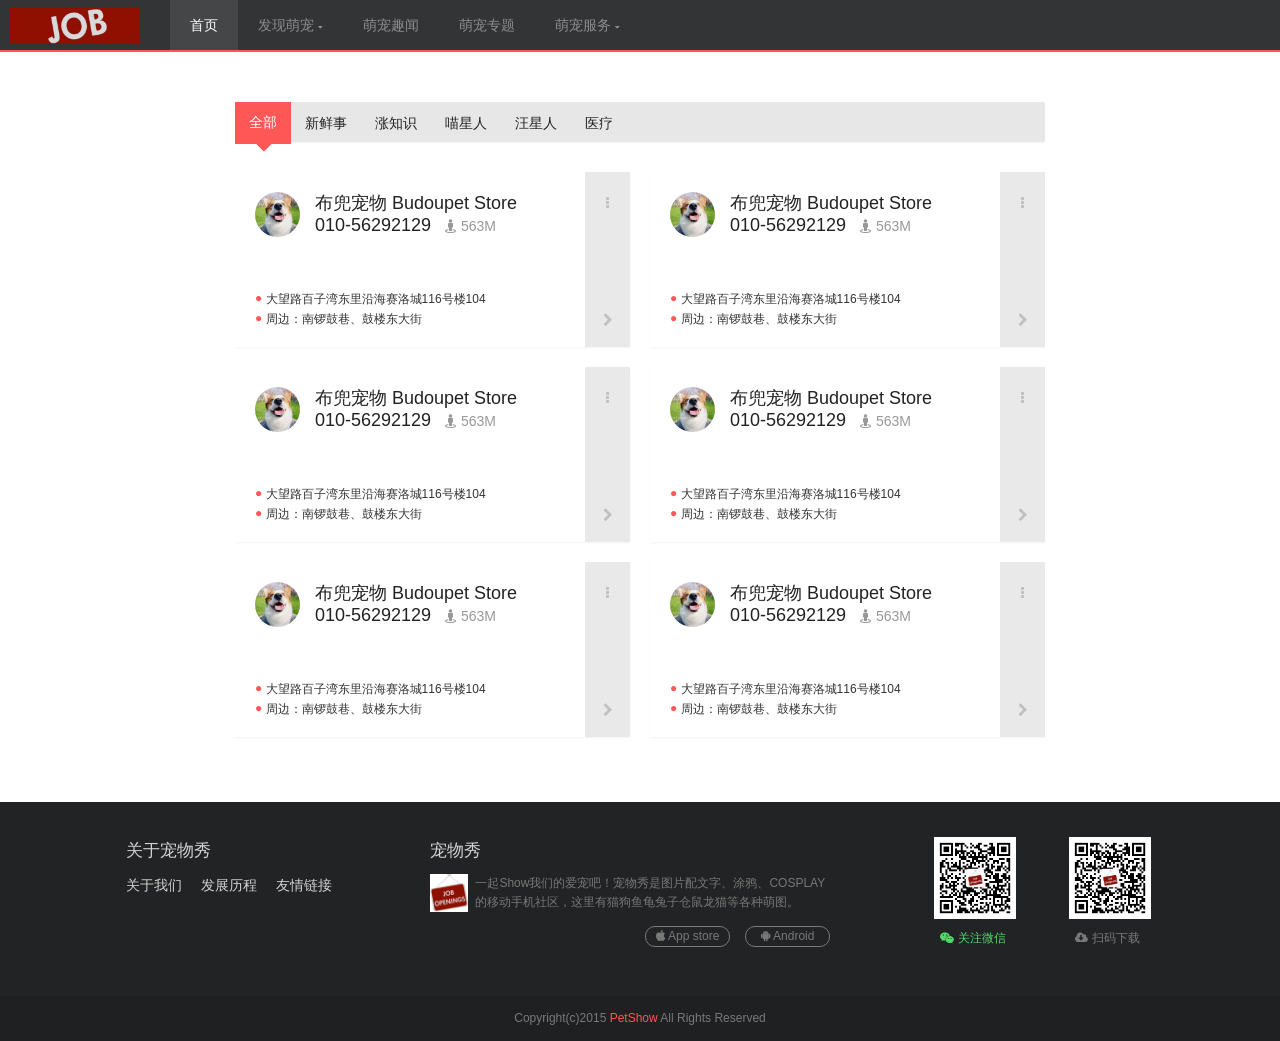
<file: localservice.html>
<!DOCTYPE html>
<html lang="en">
<head>
    <meta charset="UTF-8">
    <title>Document</title>
    <meta name="viewport" content="width=device-width, user-scalable=no, initial-scale=1.0, maximum-scale=1.0, minimum-scale=1.0">
    <meta http-equiv="X-UA-Compatible" content="IE=edge">
    <link rel="stylesheet" href="css/amazeui.min.css">
    <link rel="stylesheet" href="css/petshow.css?6">
    <link rel="stylesheet" href="css/animate.min.css">
    <script src="js/jquery.min.js"></script>
    <script src="js/amazeui.min.js"></script>
    <script src="js/amazeui.lazyload.min.js"></script>
</style>
</head>
<body>
<header class="am-topbar am-topbar-inverse">
    <div class="amz-container">
        <h1 class="am-topbar-brand">
            <a href="#" class="am-topbar-logo">
                <img src="img/logo.png?1" alt="">
            </a>
        </h1>
        <button class="am-topbar-btn am-topbar-toggle am-btn am-btn-sm am-btn-success am-show-sm-only"
        data-am-collapse="{target: '#doc-topbar-collapse-5'}">
            <span class="am-sr-only">
                导航切换
            </span>
            <span class="am-icon-bars">
            </span>
        </button>
        <div class="am-collapse am-topbar-collapse" id="doc-topbar-collapse-5">
            <ul class="am-nav am-nav-pills am-topbar-nav">
                <li class="am-active">
                    <a href="#">
                        首页
                    </a>
                </li>
                <li class="am-dropdown" data-am-dropdown="">
                    <a class="am-dropdown-toggle" data-am-dropdown-toggle="" href="javascript:;">
                        发现萌宠
                        <span class="am-icon-caret-down">
                        </span>
                    </a>
                    <ul class="am-dropdown-content">
                        <li>
                            <a href="#">
                                编辑推荐
                            </a>
                        </li>
                        <li>
                            <a href="#">
                                人气排行
                            </a>
                        </li>
                        <li>
                            <a href="#">
                                最新发布
                            </a>
                        </li>
                        <li>
                            <a href="#">
                                语音涂鸦
                            </a>
                        </li>
                    </ul>
                </li>
                <li>
                    <a href="#">
                        萌宠趣闻
                    </a>
                </li>
                <li>
                    <a href="#">
                        萌宠专题
                    </a>
                </li>
                <li class="am-dropdown" data-am-dropdown="">
                    <a class="am-dropdown-toggle" data-am-dropdown-toggle="" href="javascript:;">
                        萌宠服务
                        <span class="am-icon-caret-down">
                        </span>
                    </a>
                    <ul class="am-dropdown-content">
                        <li>
                            <a href="#">
                                宠物医院
                            </a>
                        </li>
                        <li>
                            <a href="#">
                                宠物美容
                            </a>
                        </li>
                        <li>
                            <a href="#">
                                宠物店铺
                            </a>
                        </li>
                        <li>
                            <a href="#">
                                更多服务
                            </a>
                        </li>
                    </ul>
                </li>
            </ul>
        </div>
    </div>
</header>


<div data-am-tabs class="am-tabs am-tabs-d2 am_news_tab">
  <div id="wrapper" class="wrapper_nav">

    <ul class="am-tabs-nav am-cf am_cf">
      <li class="am-active">
        <a href="#tab1">全部</a>
      </li>
      <li class="">
        <a href="#tab2">新鲜事</a>
      </li>
      <li class="">
        <a href="#tab3">涨知识</a>
      </li>
      <li class="">
        <a href="#tab4">喵星人</a>
      </li>
          <li class="">
        <a href="#tab5">汪星人</a>
      </li>
          <li class="">
        <a href="#tab6">医疗</a>
      </li>
    </ul>
  </div>
  <div class="am-tabs-bd am_bdfw">
    <!-- tab1 -->
    <div class="am-tab-panel am-fade am-in am-active" id="tab1">
<div class="am-g dis_line">
  <div class="am-u-sm-6 am_bdfw_block">
<div class="am_bdfw_block_l">
    <div class="am_bdfw_block_l_info">
          <div class="am_bdfw_block_l_info_l"><img src="img/kj.png" alt=""></div>
          <div class="am_bdfw_block_l_info_r">
          <span><a href="###">布兜宠物 Budoupet Store</a></span>
          <span class="am_bdfw_block_l_info_tel"><a href="###">010-56292129</a> <i class="am-icon-street-view"></i> 563M</span>
          </div>
    </div>
    <div class="am_bdfw_block_b">
<div> <i>●</i> 大望路百子湾东里沿海赛洛城116号楼104</div>
<div> <i>●</i> 周边：南锣鼓巷、鼓楼东大街 </div>
    </div>
</div>
<a class="am_bdfw_block_r"><i class="am-icon-ellipsis-v"></i><i class="am-icon-chevron-right"></i></a>
  </div>
  <div class="am-u-sm-6 am_bdfw_block">
<div class="am_bdfw_block_l">
    <div class="am_bdfw_block_l_info">
          <div class="am_bdfw_block_l_info_l"><img src="img/kj.png" alt=""></div>
          <div class="am_bdfw_block_l_info_r">
          <span><a href="###">布兜宠物 Budoupet Store</a></span>
          <span class="am_bdfw_block_l_info_tel"><a href="###">010-56292129</a> <i class="am-icon-street-view"></i> 563M</span>
          </div>
    </div>
    <div class="am_bdfw_block_b">
<div> <i>●</i> 大望路百子湾东里沿海赛洛城116号楼104</div>
<div> <i>●</i> 周边：南锣鼓巷、鼓楼东大街 </div>
    </div>
</div>
<a class="am_bdfw_block_r"><i class="am-icon-ellipsis-v"></i><i class="am-icon-chevron-right"></i></a>
  </div>

    <div class="am-u-sm-6 am_bdfw_block">
<div class="am_bdfw_block_l">
    <div class="am_bdfw_block_l_info">
          <div class="am_bdfw_block_l_info_l"><img src="img/kj.png" alt=""></div>
          <div class="am_bdfw_block_l_info_r">
          <span><a href="###">布兜宠物 Budoupet Store</a></span>
          <span class="am_bdfw_block_l_info_tel"><a href="###">010-56292129</a> <i class="am-icon-street-view"></i> 563M</span>
          </div>
    </div>
    <div class="am_bdfw_block_b">
<div> <i>●</i> 大望路百子湾东里沿海赛洛城116号楼104</div>
<div> <i>●</i> 周边：南锣鼓巷、鼓楼东大街 </div>
    </div>
</div>
<a class="am_bdfw_block_r"><i class="am-icon-ellipsis-v"></i><i class="am-icon-chevron-right"></i></a>
  </div>

    <div class="am-u-sm-6 am_bdfw_block">
<div class="am_bdfw_block_l">
    <div class="am_bdfw_block_l_info">
          <div class="am_bdfw_block_l_info_l"><img src="img/kj.png" alt=""></div>
          <div class="am_bdfw_block_l_info_r">
          <span><a href="###">布兜宠物 Budoupet Store</a></span>
          <span class="am_bdfw_block_l_info_tel"><a href="###">010-56292129</a> <i class="am-icon-street-view"></i> 563M</span>
          </div>
    </div>
    <div class="am_bdfw_block_b">
<div> <i>●</i> 大望路百子湾东里沿海赛洛城116号楼104</div>
<div> <i>●</i> 周边：南锣鼓巷、鼓楼东大街 </div>
    </div>
</div>
<a class="am_bdfw_block_r"><i class="am-icon-ellipsis-v"></i><i class="am-icon-chevron-right"></i></a>
  </div>

    <div class="am-u-sm-6 am_bdfw_block">
<div class="am_bdfw_block_l">
    <div class="am_bdfw_block_l_info">
          <div class="am_bdfw_block_l_info_l"><img src="img/kj.png" alt=""></div>
          <div class="am_bdfw_block_l_info_r">
          <span><a href="###">布兜宠物 Budoupet Store</a></span>
          <span class="am_bdfw_block_l_info_tel"><a href="###">010-56292129</a> <i class="am-icon-street-view"></i> 563M</span>
          </div>
    </div>
    <div class="am_bdfw_block_b">
<div> <i>●</i> 大望路百子湾东里沿海赛洛城116号楼104</div>
<div> <i>●</i> 周边：南锣鼓巷、鼓楼东大街 </div>
    </div>
</div>
<a class="am_bdfw_block_r"><i class="am-icon-ellipsis-v"></i><i class="am-icon-chevron-right"></i></a>
  </div>

    <div class="am-u-sm-6 am_bdfw_block">
<div class="am_bdfw_block_l">
    <div class="am_bdfw_block_l_info">
          <div class="am_bdfw_block_l_info_l"><img src="img/kj.png" alt=""></div>
          <div class="am_bdfw_block_l_info_r">
          <span><a href="###">布兜宠物 Budoupet Store</a></span>
          <span class="am_bdfw_block_l_info_tel"><a href="###">010-56292129</a> <i class="am-icon-street-view"></i> 563M</span>
          </div>
    </div>
    <div class="am_bdfw_block_b">
<div> <i>●</i> 大望路百子湾东里沿海赛洛城116号楼104</div>
<div> <i>●</i> 周边：南锣鼓巷、鼓楼东大街 </div>
    </div>
</div>
<a class="am_bdfw_block_r"><i class="am-icon-ellipsis-v"></i><i class="am-icon-chevron-right"></i></a>
  </div>

</div>
  </div><!-- am-tabs-bd end -->
      <!-- tab2 -->
    <div class="am-tab-panel am-fade am-in am-active" id="tab2">
2222
  </div><!-- am-tabs-bd end -->
      <!-- tab3 -->
    <div class="am-tab-panel am-fade am-in am-active" id="tab3">
3333
  </div><!-- am-tabs-bd end -->
</div>


<footer class="am_footer">
<div class="am_footer_con">
<div class="am_footer_link">
<span>关于宠物秀</span>
<ul>
  <li><a href="###">关于我们</a></li>
  <li><a href="###">发展历程</a></li>
  <li><a href="###">友情链接</a></li>
</ul>
</div>


<div class="am_footer_don">
<span>宠物秀</span>
<dl>
  <dt><img src="img/footdon.png?1" alt=""></dt>
  <dd>一起Show我们的爱宠吧！宠物秀是图片配文字、涂鸦、COSPLAY的移动手机社区，这里有猫狗鱼龟兔子仓鼠龙猫等各种萌图。
  <a href="###" class="footdon_pg "><div class="foot_d_pg am-icon-apple ">  App store</div></a><a href="###" class="footdon_az animated"><div class="foot_d_az am-icon-android ">  Android</div></a></dd>

</dl>
</div>

<div class="am_footer_erweima">
<div class="am_footer_weixin"><img src="img/wx.jpg" alt=""><div class="am_footer_d_gzwx am-icon-weixin"> 关注微信</div></div>
<div class="am_footer_ddon"><img src="img/wx.jpg" alt=""><div class="am_footer_d_dxz am-icon-cloud-download"> 扫码下载</div></div>

</div>

</div>
<div class="am_info_line">Copyright(c)2015 <span>PetShow</span> All Rights Reserved </div>
</footer>
<script>



 $(function(){
    var IScroll = $.AMUI.iScroll;
var myScroll = new IScroll('#wrapper', { eventPassthrough: true, click: true,scrollX: true, scrollY: false, preventDefault: false });
  $('.am_news_tab').css('min-height',$(window).height() - $('.am-topbar').height() - $('.am_footer').height());
  if ($(window).width() < 600 ) {
 $('.am_list_item_text').each(
  function(){
     if($(this).text().length >= 26){
        $(this).html($(this).text().substr(0,26)+'...');
     }});}

  wrapperNav();
$(window).resize(function(){
  wrapperNav();
});

  function wrapperNav(){

    if($(window).width() < 850 ){

      $('.wrapper_nav').attr('id','wrapper');
    }else{
        $('.wrapper_nav').attr('id','');
    }}


});


</script>
</body>
</html>
</file>
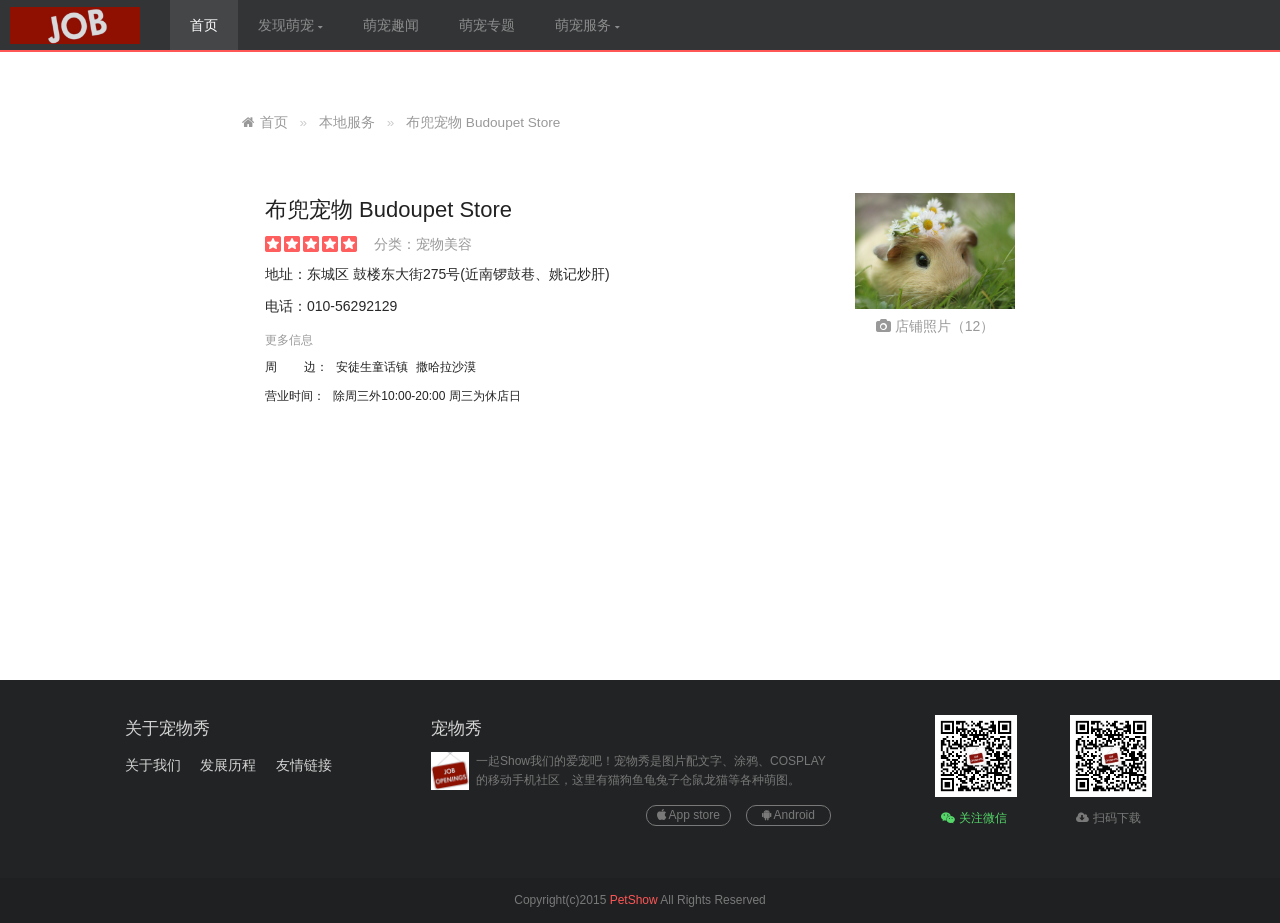
<file: localservice_detail.html>
<!DOCTYPE html>
<html lang="en">
<head>
    <meta charset="UTF-8">
    <title>Document</title>
    <meta name="viewport" content="width=device-width, user-scalable=no, initial-scale=1.0, maximum-scale=1.0, minimum-scale=1.0">
    <meta http-equiv="X-UA-Compatible" content="IE=edge">
    <link rel="stylesheet" href="css/amazeui.min.css">
    <link rel="stylesheet" href="css/petshow.css?6">
    <link rel="stylesheet" href="css/animate.min.css">
    <script src="js/jquery.min.js"></script>
    <script src="js/amazeui.min.js"></script>
    <script src="js/amazeui.lazyload.min.js"></script>


</head>
<body>
<header class="am-topbar am-topbar-inverse">
    <div class="amz-container">
        <h1 class="am-topbar-brand">
            <a href="#" class="am-topbar-logo">
                <img src="img/logo.png?1" alt="">
            </a>
        </h1>
        <button class="am-topbar-btn am-topbar-toggle am-btn am-btn-sm am-btn-success am-show-sm-only"
        data-am-collapse="{target: '#doc-topbar-collapse-5'}">
            <span class="am-sr-only">
                导航切换
            </span>
            <span class="am-icon-bars">
            </span>
        </button>
        <div class="am-collapse am-topbar-collapse" id="doc-topbar-collapse-5">
            <ul class="am-nav am-nav-pills am-topbar-nav">
                <li class="am-active">
                    <a href="#">
                        首页
                    </a>
                </li>
                <li class="am-dropdown" data-am-dropdown="">
                    <a class="am-dropdown-toggle" data-am-dropdown-toggle="" href="javascript:;">
                        发现萌宠
                        <span class="am-icon-caret-down">
                        </span>
                    </a>
                    <ul class="am-dropdown-content">
                        <li>
                            <a href="#">
                                编辑推荐
                            </a>
                        </li>
                        <li>
                            <a href="#">
                                人气排行
                            </a>
                        </li>
                        <li>
                            <a href="#">
                                最新发布
                            </a>
                        </li>
                        <li>
                            <a href="#">
                                语音涂鸦
                            </a>
                        </li>
                    </ul>
                </li>
                <li>
                    <a href="#">
                        萌宠趣闻
                    </a>
                </li>
                <li>
                    <a href="#">
                        萌宠专题
                    </a>
                </li>
                <li class="am-dropdown" data-am-dropdown="">
                    <a class="am-dropdown-toggle" data-am-dropdown-toggle="" href="javascript:;">
                        萌宠服务
                        <span class="am-icon-caret-down">
                        </span>
                    </a>
                    <ul class="am-dropdown-content">
                        <li>
                            <a href="#">
                                宠物医院
                            </a>
                        </li>
                        <li>
                            <a href="#">
                                宠物美容
                            </a>
                        </li>
                        <li>
                            <a href="#">
                                宠物店铺
                            </a>
                        </li>
                        <li>
                            <a href="#">
                                更多服务
                            </a>
                        </li>
                    </ul>
                </li>
            </ul>
        </div>
    </div>
</header>
<div class="am-g bdfw_nr">
<ol class="am-breadcrumb bdfw_link">
  <li><a href="#" class="am-icon-home">首页</a></li>
  <li><a href="#">本地服务</a></li>
  <li class="am-active">布兜宠物 Budoupet Store</li>
</ol>
  <div class="am-u-sm-12">
    <div class="bdfw_nr_block">
    <div class="bdfw_nr_block_l">
  <div class="bdfw_nr_title">布兜宠物 Budoupet Store</div>
  <div class="bdfw_nr_brief_info">
<span class="bdfw_nr_brief_star"><img src="img/xx.png" alt=""><img src="img/xx.png" alt=""><img src="img/xx.png" alt=""><img src="img/xx.png" alt=""><img src="img/xx.png" alt=""></span>
<span class="bdfw_nr_brief_moreinfo">分类：宠物美容</span>
  </div>
  <div class="bdfw_nr_brief_address">地址：东城区 鼓楼东大街275号(近南锣鼓巷、姚记炒肝)</div>
    <div class="bdfw_nr_brief_address">电话：010-56292129</div>
    <div class="bdfw_nr_smalltitle">更多信息</div>
    <div class="bdfw_nr_brief_info_nr">
        <div class="bdfw_nr_brief_info_nr">
            <span>周&nbsp;&nbsp;&nbsp;&nbsp;&nbsp;&nbsp;&nbsp; 边：</span>
            <span>安徒生童话镇</span>
            <span>撒哈拉沙漠</span>
        </div>
         <div class="bdfw_nr_brief_info_nr">
            <span>营业时间：</span>
            <span>除周三外10:00-20:00 周三为休店日</span>
        </div>
    </div>
  </div>


<div class="bdfw_nr_block_r">
<a href="###"><img src="img/c.png" alt=""></a>
<div class="bdfw_nr_block_r_info">
<span><i class="am-icon-camera"></i> 店铺照片（12）</span>
</div>
</div>


<a href="tel:18309826655" class="am-btn am-btn-default am-round am-btn-success bdfw_tel">拨打电话</a>


    </div>
  </div>

</div>
<footer class="am_footer">
<div class="am_footer_con">
<div class="am_footer_link">
<span>关于宠物秀</span>
<ul>
  <li><a href="###">关于我们</a></li>
  <li><a href="###">发展历程</a></li>
  <li><a href="###">友情链接</a></li>
</ul>
</div>


<div class="am_footer_don">
<span>宠物秀</span>
<dl>
  <dt><img src="img/footdon.png?1" alt=""></dt>
  <dd>一起Show我们的爱宠吧！宠物秀是图片配文字、涂鸦、COSPLAY的移动手机社区，这里有猫狗鱼龟兔子仓鼠龙猫等各种萌图。
  <a href="###" class="footdon_pg "><div class="foot_d_pg am-icon-apple ">  App store</div></a><a href="###" class="footdon_az animated"><div class="foot_d_az am-icon-android ">  Android</div></a></dd>

</dl>
</div>

<div class="am_footer_erweima">
<div class="am_footer_weixin"><img src="img/wx.jpg" alt=""><div class="am_footer_d_gzwx am-icon-weixin"> 关注微信</div></div>
<div class="am_footer_ddon"><img src="img/wx.jpg" alt=""><div class="am_footer_d_dxz am-icon-cloud-download"> 扫码下载</div></div>

</div>

</div>
<div class="am_info_line">Copyright(c)2015 <span>PetShow</span> All Rights Reserved </div>
</footer>
<script>
 $(function(){
  auto_window_height();
$(window).resize(function() {
  auto_window_height();
});
  function auto_window_height(){
  $('.bdfw_nr').css('min-height',$(window).height() - 52 - 220);
  }
});

</script>
</body>
</html>
</file>
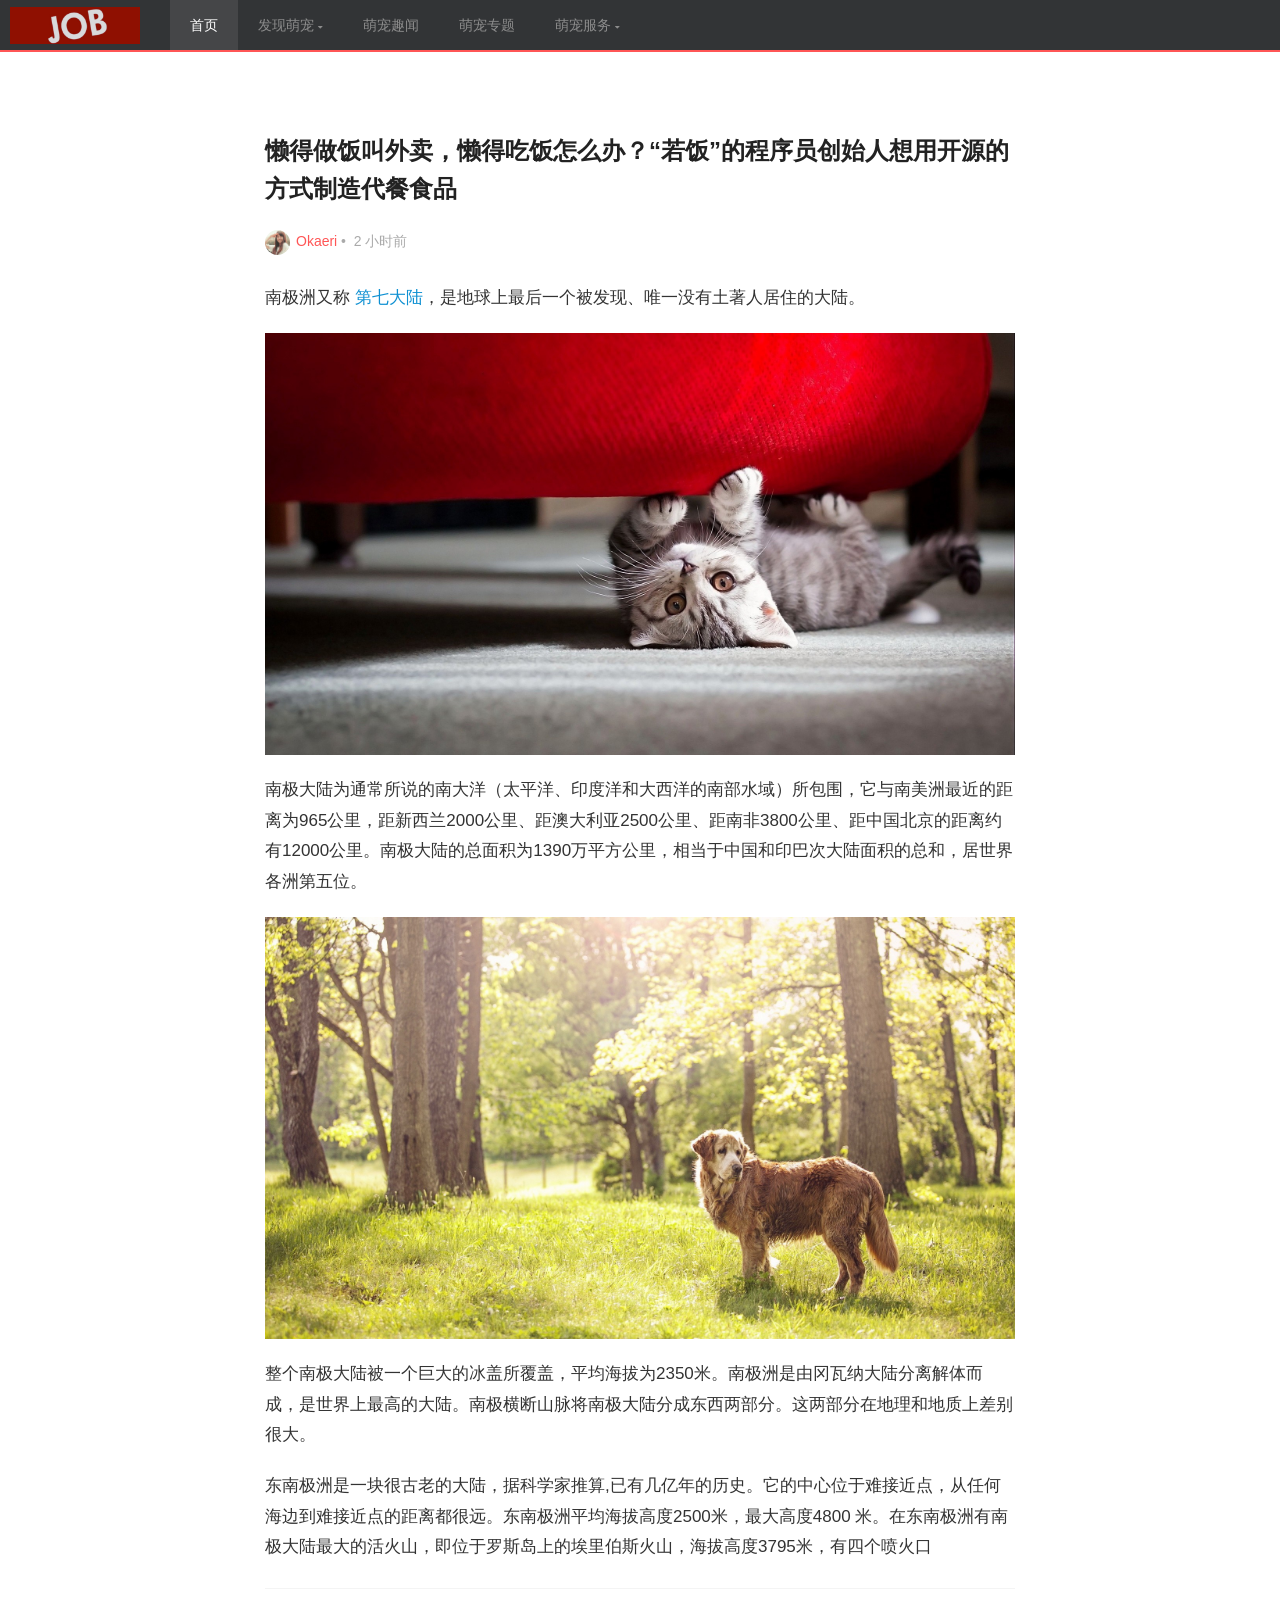
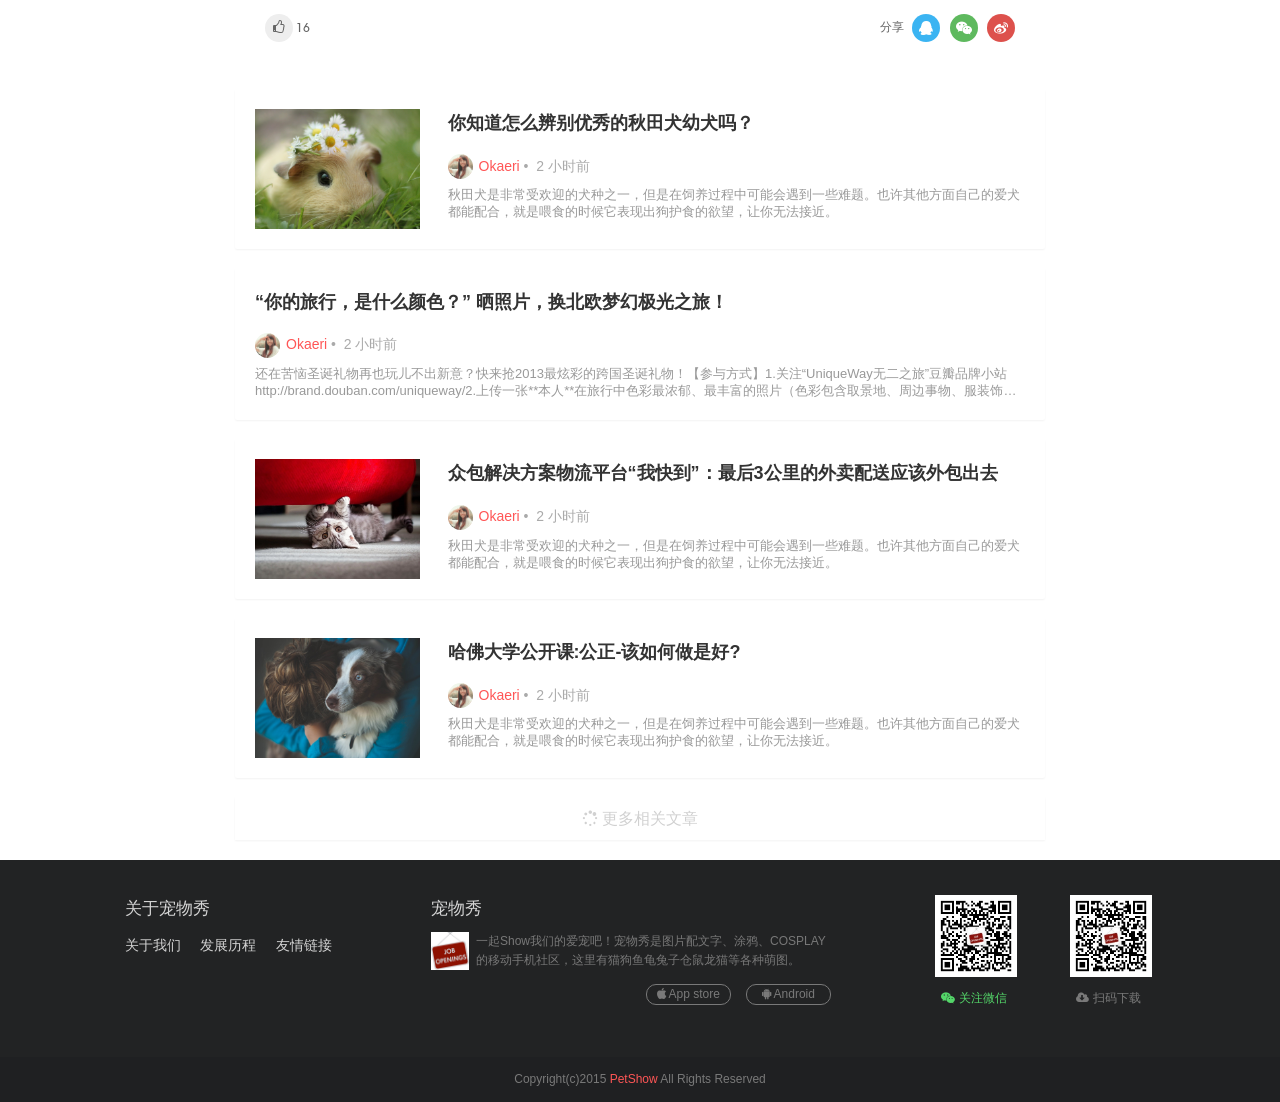
<file: news_detail.html>
<!DOCTYPE html>
<html lang="en">
<head>
    <meta charset="UTF-8">
    <title>Document</title>
    <meta name="viewport" content="width=device-width, user-scalable=no, initial-scale=1.0, maximum-scale=1.0, minimum-scale=1.0">
    <meta http-equiv="X-UA-Compatible" content="IE=edge">
    <link rel="stylesheet" href="css/amazeui.min.css">
    <link rel="stylesheet" href="css/petshow.css?6">
    <link rel="stylesheet" href="css/animate.min.css">
    <script src="js/jquery.min.js"></script>
    <script src="js/amazeui.min.js"></script>
    <script src="js/amazeui.lazyload.min.js"></script>


</head>
<body>
<header class="am-topbar am-topbar-inverse">
    <div class="amz-container">
        <h1 class="am-topbar-brand">
            <a href="#" class="am-topbar-logo">
                <img src="img/logo.png?1" alt="">
            </a>
        </h1>
        <button class="am-topbar-btn am-topbar-toggle am-btn am-btn-sm am-btn-success am-show-sm-only"
        data-am-collapse="{target: '#doc-topbar-collapse-5'}">
            <span class="am-sr-only">
                导航切换
            </span>
            <span class="am-icon-bars">
            </span>
        </button>
        <div class="am-collapse am-topbar-collapse" id="doc-topbar-collapse-5">
            <ul class="am-nav am-nav-pills am-topbar-nav">
                <li class="am-active">
                    <a href="#">
                        首页
                    </a>
                </li>
                <li class="am-dropdown" data-am-dropdown="">
                    <a class="am-dropdown-toggle" data-am-dropdown-toggle="" href="javascript:;">
                        发现萌宠
                        <span class="am-icon-caret-down">
                        </span>
                    </a>
                    <ul class="am-dropdown-content">
                        <li>
                            <a href="#">
                                编辑推荐
                            </a>
                        </li>
                        <li>
                            <a href="#">
                                人气排行
                            </a>
                        </li>
                        <li>
                            <a href="#">
                                最新发布
                            </a>
                        </li>
                        <li>
                            <a href="#">
                                语音涂鸦
                            </a>
                        </li>
                    </ul>
                </li>
                <li>
                    <a href="#">
                        萌宠趣闻
                    </a>
                </li>
                <li>
                    <a href="#">
                        萌宠专题
                    </a>
                </li>
                <li class="am-dropdown" data-am-dropdown="">
                    <a class="am-dropdown-toggle" data-am-dropdown-toggle="" href="javascript:;">
                        萌宠服务
                        <span class="am-icon-caret-down">
                        </span>
                    </a>
                    <ul class="am-dropdown-content">
                        <li>
                            <a href="#">
                                宠物医院
                            </a>
                        </li>
                        <li>
                            <a href="#">
                                宠物美容
                            </a>
                        </li>
                        <li>
                            <a href="#">
                                宠物店铺
                            </a>
                        </li>
                        <li>
                            <a href="#">
                                更多服务
                            </a>
                        </li>
                    </ul>
                </li>
            </ul>
        </div>
    </div>
</header>


<article data-am-widget="paragraph" class="am-paragraph am-paragraph-default article_nr"
data-am-paragraph="{ tableScrollable: true, pureview: true }">
<h1 class="article_nr_title">懒得做饭叫外卖，懒得吃饭怎么办？“若饭”的程序员创始人想用开源的方式制造代餐食品</h1>
<div class="am_list_author"><a href="javascript:void(0)"><span class="am_list_author_ico" style="background-image: url(img/tx.jpg);"></span><span class="name">Okaeri</span></a><span class="am_news_time">&nbsp;•&nbsp;<time class="timeago" title="2015-08-13 08:02:40 +0800" datetime="2015-08-13 08:02:40 +0800"> 2 小时前</time></span></div>
  <div class="article_nr_content">

  <p class=paragraph-default-p>南极洲又称
    <a href=###>第七大陆</a>，是地球上最后一个被发现、唯一没有土著人居住的大陆。</p>
      <p><img src=img/a2.jpg></p>
  <p>南极大陆为通常所说的南大洋（太平洋、印度洋和大西洋的南部水域）所包围，它与南美洲最近的距离为965公里，距新西兰2000公里、距澳大利亚2500公里、距南非3800公里、距中国北京的距离约有12000公里。南极大陆的总面积为1390万平方公里，相当于中国和印巴次大陆面积的总和，居世界各洲第五位。</p>
  <p><img src=img/a3.jpg></p>
  <p>整个南极大陆被一个巨大的冰盖所覆盖，平均海拔为2350米。南极洲是由冈瓦纳大陆分离解体而成，是世界上最高的大陆。南极横断山脉将南极大陆分成东西两部分。这两部分在地理和地质上差别很大。</p>
  <p>东南极洲是一块很古老的大陆，据科学家推算,已有几亿年的历史。它的中心位于难接近点，从任何海边到难接近点的距离都很远。东南极洲平均海拔高度2500米，最大高度4800
    米。在东南极洲有南极大陆最大的活火山，即位于罗斯岛上的埃里伯斯火山，海拔高度3795米，有四个喷火口</p>
</div>
<div class="article_nr_more">
<div class="article_nr_l">
  <a href=""><i class="am-icon-btn am-icon-thumbs-o-up"></i></a>
  <span>16</span>
</div>
  <div class="article_nr_more_r">
<span>分享 </span>
<span class="article_nr_more_ico ">
  <a href="###" class="am-icon-btn am-secondary am-icon-qq"></a>
  <a href="###" class="am-icon-btn am-success am-icon-weixin"></a>
  <a href="###" class="am-icon-btn am-danger am-icon-weibo"></a>
</span>
    </div>
</div>
</article>

<div class="am_tjgd">
  <div class="am-list-news-bd am_news_list_all">
    <ul class="am-list">
      <!--缩略图在标题左边-->
      <li class="am-g am-list-item-desced am-list-item-thumbed am-list-item-thumb-left am_list_li">
        <div class="am-u-sm-3 am-list-thumb am_list_thumb">
          <a href="###" class="">
            <img src="img/c.png" class="am_news_list_img" alt="我很囧，你保重....晒晒旅行中的那些囧！"
            />
          </a>
        </div>
        <div class=" am-u-sm-9 am-list-main am_list_main">
          <h3 class="am-list-item-hd am_list_title">
            <a href="###" class="">你知道怎么辨别优秀的秋田犬幼犬吗？</a>
          </h3>
          <div class="am_list_author"><a href="javascript:void(0)"><span class="am_list_author_ico" style="background-image: url(img/tx.jpg);"></span><span class="name">Okaeri</span></a><span class="am_news_time">&nbsp;•&nbsp;<time class="timeago" title="2015-08-13 08:02:40 +0800" datetime="2015-08-13 08:02:40 +0800"> 2 小时前</time></span></div>
          <div class="am-list-item-text am_list_item_text ">秋田犬是非常受欢迎的犬种之一，但是在饲养过程中可能会遇到一些难题。也许其他方面自己的爱犬都能配合，就是喂食的时候它表现出狗护食的欲望，让你无法接近。</div>
        </div>
      </li>
      <li class="am-g am-list-item-desced am_list_li">
        <div class=" am-list-main">
          <h3 class="am-list-item-hd am_list_title am_list_title_s">
            <a href="###" class="">“你的旅行，是什么颜色？” 晒照片，换北欧梦幻极光之旅！</a>
          </h3>
          <div class="am_list_author"><a href="javascript:void(0)"><span class="am_list_author_ico" style="background-image: url(img/tx.jpg);"></span><span class="name">Okaeri</span></a><span class="am_news_time">&nbsp;•&nbsp;<time class="timeago" title="2015-08-13 08:02:40 +0800" datetime="2015-08-13 08:02:40 +0800"> 2 小时前</time></span></div>

          <div class="am-list-item-text am_list_item_text">还在苦恼圣诞礼物再也玩儿不出新意？快来抢2013最炫彩的跨国圣诞礼物！【参与方式】1.关注“UniqueWay无二之旅”豆瓣品牌小站http://brand.douban.com/uniqueway/2.上传一张**本人**在旅行中色彩最浓郁、最丰富的照片（色彩包含取景地、周边事物、服装饰品、女生彩妆等等，发挥你们无穷的创意想象力哦！^^）一定要有本人出现喔！3.
            在照片下方，附上一句旅行宣言作为照片说明。 成功参与活动！* 听他们刚才说，上传照片的次</div>
        </div>
      </li>
            <li class="am-g am-list-item-desced am-list-item-thumbed am-list-item-thumb-left am_list_li">
        <div class="am-u-sm-3 am-list-thumb am_list_thumb">
          <a href="###" class="">
            <img src="img/y.png" class="am_news_list_img" alt="我很囧，你保重....晒晒旅行中的那些囧！"
            />
          </a>
        </div>
        <div class=" am-u-sm-9 am-list-main am_list_main">
          <h3 class="am-list-item-hd am_list_title">
            <a href="###" class="">众包解决方案物流平台“我快到”：最后3公里的外卖配送应该外包出去</a>
          </h3>
          <div class="am_list_author"><a href="javascript:void(0)"><span class="am_list_author_ico" style="background-image: url(img/tx.jpg);"></span><span class="name">Okaeri</span></a><span class="am_news_time">&nbsp;•&nbsp;<time class="timeago" title="2015-08-13 08:02:40 +0800" datetime="2015-08-13 08:02:40 +0800"> 2 小时前</time></span></div>
          <div class="am-list-item-text am_list_item_text ">秋田犬是非常受欢迎的犬种之一，但是在饲养过程中可能会遇到一些难题。也许其他方面自己的爱犬都能配合，就是喂食的时候它表现出狗护食的欲望，让你无法接近。</div>
        </div>
      </li>
                  <li class="am-g am-list-item-desced am-list-item-thumbed am-list-item-thumb-left am_list_li">
        <div class="am-u-sm-3 am-list-thumb am_list_thumb">
          <a href="###" class="">
            <img src="img/d.png" class="am_news_list_img" alt="我很囧，你保重....晒晒旅行中的那些囧！"/>
          </a>
        </div>
        <div class=" am-u-sm-9 am-list-main am_list_main">
          <h3 class="am-list-item-hd am_list_title">
            <a href="###" class="">哈佛大学公开课:公正-该如何做是好?</a>
          </h3>
          <div class="am_list_author"><a href="javascript:void(0)"><span class="am_list_author_ico" style="background-image: url(img/tx.jpg);"></span><span class="name">Okaeri</span></a><span class="am_news_time">&nbsp;•&nbsp;<time class="timeago" title="2015-08-13 08:02:40 +0800" datetime="2015-08-13 08:02:40 +0800"> 2 小时前</time></span></div>
          <div class="am-list-item-text am_list_item_text ">秋田犬是非常受欢迎的犬种之一，但是在饲养过程中可能会遇到一些难题。也许其他方面自己的爱犬都能配合，就是喂食的时候它表现出狗护食的欲望，让你无法接近。</div>
        </div>
      </li>
    </ul><div class="am_news_load"><span><i  class="am-icon-spinner am-icon-spin"></i> 更多相关文章</span></div>
  </div>
</div>


<footer class="am_footer">
<div class="am_footer_con">
<div class="am_footer_link">
<span>关于宠物秀</span>
<ul>
  <li><a href="###">关于我们</a></li>
  <li><a href="###">发展历程</a></li>
  <li><a href="###">友情链接</a></li>
</ul>
</div>


<div class="am_footer_don">
<span>宠物秀</span>
<dl>
  <dt><img src="img/footdon.png?1" alt=""></dt>
  <dd>一起Show我们的爱宠吧！宠物秀是图片配文字、涂鸦、COSPLAY的移动手机社区，这里有猫狗鱼龟兔子仓鼠龙猫等各种萌图。
  <a href="###" class="footdon_pg "><div class="foot_d_pg am-icon-apple ">  App store</div></a><a href="###" class="footdon_az animated"><div class="foot_d_az am-icon-android ">  Android</div></a></dd>

</dl>
</div>

<div class="am_footer_erweima">
<div class="am_footer_weixin"><img src="img/wx.jpg" alt=""><div class="am_footer_d_gzwx am-icon-weixin"> 关注微信</div></div>
<div class="am_footer_ddon"><img src="img/wx.jpg" alt=""><div class="am_footer_d_dxz am-icon-cloud-download"> 扫码下载</div></div>

</div>

</div>
<div class="am_info_line">Copyright(c)2015 <span>PetShow</span> All Rights Reserved </div>
</footer>
<script>
 $(function(){
  $('.am_news_tab').css('min-height',$(window).height() - 52 - 220);
  if ($(window).width() < 600 ) {
 $('.am_list_item_text').each(
  function(){
     if($(this).text().length >= 26){
        $(this).html($(this).text().substr(0,26)+'...');
     }});}

});

</script>
</body>
</html>
</file>
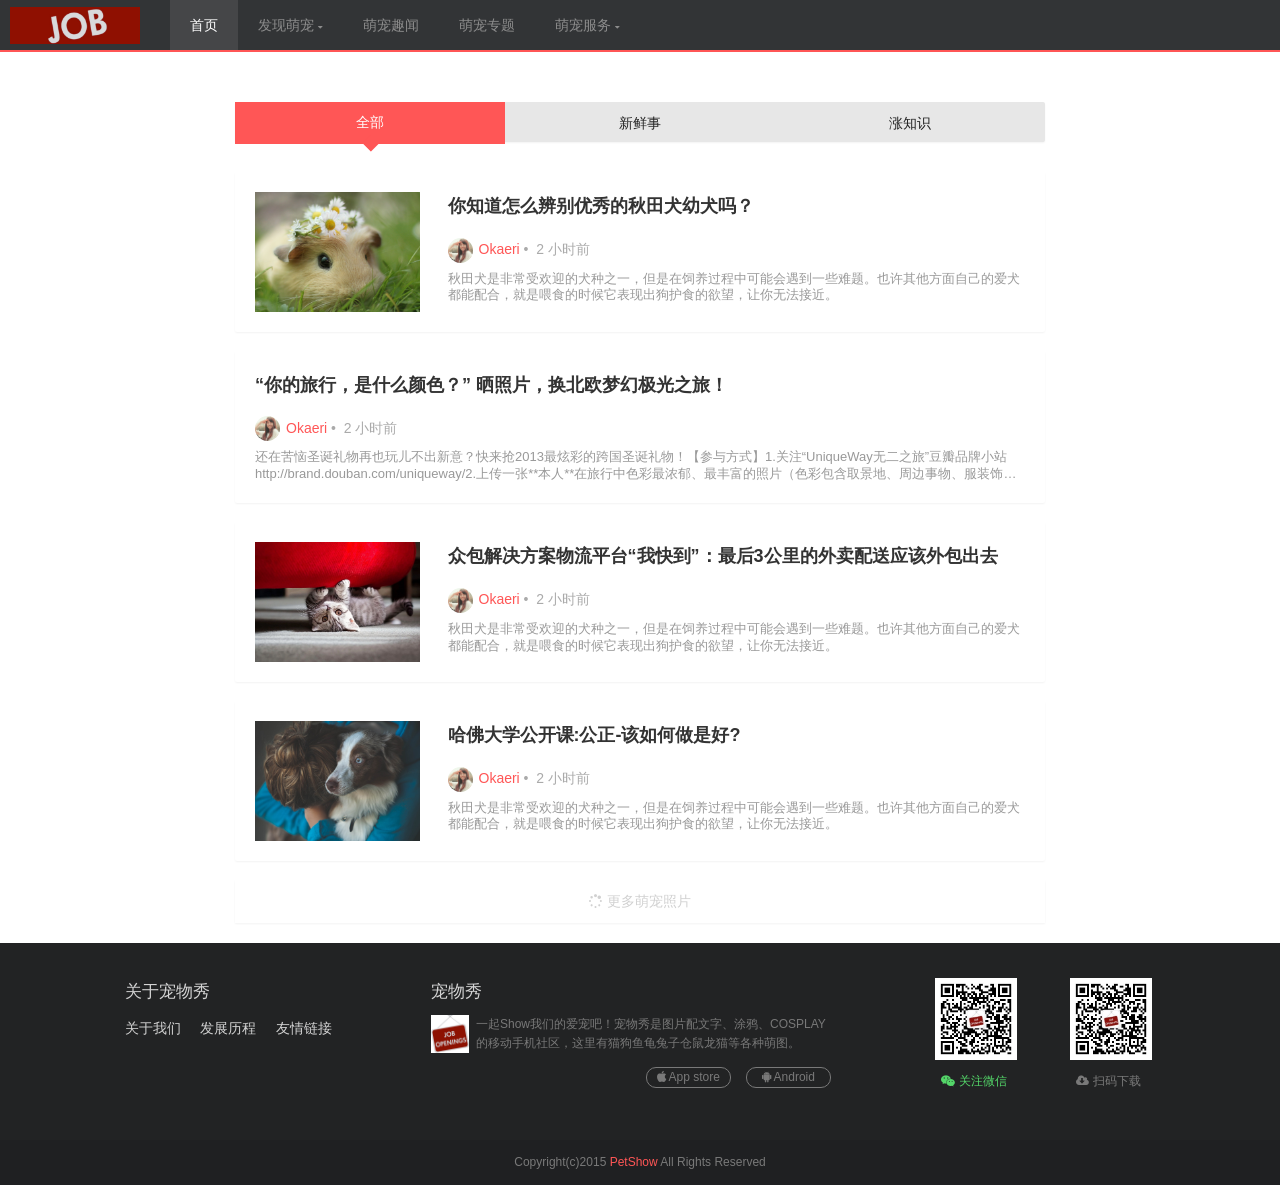
<file: news_list.html>
<!DOCTYPE html>
<html lang="en">
<head>
    <meta charset="UTF-8">
    <title>Document</title>
    <meta name="viewport" content="width=device-width, user-scalable=no, initial-scale=1.0, maximum-scale=1.0, minimum-scale=1.0">
    <meta http-equiv="X-UA-Compatible" content="IE=edge">
    <link rel="stylesheet" href="css/amazeui.min.css">
    <link rel="stylesheet" href="css/petshow.css?6">
    <link rel="stylesheet" href="css/animate.min.css">
    <script src="js/jquery.min.js"></script>
    <script src="js/amazeui.min.js"></script>
    <script src="js/amazeui.lazyload.min.js"></script>


</head>
<body>
<header class="am-topbar am-topbar-inverse">
    <div class="amz-container">
        <h1 class="am-topbar-brand">
            <a href="#" class="am-topbar-logo">
                <img src="img/logo.png?1" alt="">
            </a>
        </h1>
        <button class="am-topbar-btn am-topbar-toggle am-btn am-btn-sm am-btn-success am-show-sm-only"
        data-am-collapse="{target: '#doc-topbar-collapse-5'}">
            <span class="am-sr-only">
                导航切换
            </span>
            <span class="am-icon-bars">
            </span>
        </button>
        <div class="am-collapse am-topbar-collapse" id="doc-topbar-collapse-5">
            <ul class="am-nav am-nav-pills am-topbar-nav">
                <li class="am-active">
                    <a href="#">
                        首页
                    </a>
                </li>
                <li class="am-dropdown" data-am-dropdown="">
                    <a class="am-dropdown-toggle" data-am-dropdown-toggle="" href="javascript:;">
                        发现萌宠
                        <span class="am-icon-caret-down">
                        </span>
                    </a>
                    <ul class="am-dropdown-content">
                        <li>
                            <a href="#">
                                编辑推荐
                            </a>
                        </li>
                        <li>
                            <a href="#">
                                人气排行
                            </a>
                        </li>
                        <li>
                            <a href="#">
                                最新发布
                            </a>
                        </li>
                        <li>
                            <a href="#">
                                语音涂鸦
                            </a>
                        </li>
                    </ul>
                </li>
                <li>
                    <a href="#">
                        萌宠趣闻
                    </a>
                </li>
                <li>
                    <a href="#">
                        萌宠专题
                    </a>
                </li>
                <li class="am-dropdown" data-am-dropdown="">
                    <a class="am-dropdown-toggle" data-am-dropdown-toggle="" href="javascript:;">
                        萌宠服务
                        <span class="am-icon-caret-down">
                        </span>
                    </a>
                    <ul class="am-dropdown-content">
                        <li>
                            <a href="#">
                                宠物医院
                            </a>
                        </li>
                        <li>
                            <a href="#">
                                宠物美容
                            </a>
                        </li>
                        <li>
                            <a href="#">
                                宠物店铺
                            </a>
                        </li>
                        <li>
                            <a href="#">
                                更多服务
                            </a>
                        </li>
                    </ul>
                </li>
            </ul>
        </div>
    </div>
</header>


<div data-am-widget="tabs" class="am-tabs am-tabs-d2 am_news_tab">
  <ul class="am-tabs-nav am-cf am_cf">
    <li class="am-active">
      <a href="[data-tab-panel-0]">全部</a>
    </li>
    <li class="">
      <a href="[data-tab-panel-1]">新鲜事</a>
    </li>
    <li class="">
      <a href="[data-tab-panel-2]">涨知识</a>
    </li>

  </ul>
  <div class="am-tabs-bd">
    <div data-tab-panel-0 class="am-tab-panel am-active">
    <div class="am-list-news-bd am_news_list_all">
    <ul class="am-list">
      <!--缩略图在标题左边-->
      <li class="am-g am-list-item-desced am-list-item-thumbed am-list-item-thumb-left am_list_li">
        <div class="am-u-sm-3 am-list-thumb am_list_thumb">
          <a href="###" class="">
            <img src="img/c.png" class="am_news_list_img" alt="我很囧，你保重....晒晒旅行中的那些囧！"
            />
          </a>
        </div>
        <div class=" am-u-sm-9 am-list-main am_list_main">
          <h3 class="am-list-item-hd am_list_title">
            <a href="###" class="">你知道怎么辨别优秀的秋田犬幼犬吗？</a>
          </h3>
          <div class="am_list_author"><a href="javascript:void(0)"><span class="am_list_author_ico" style="background-image: url(img/tx.jpg);"></span><span class="name">Okaeri</span></a><span class="am_news_time">&nbsp;•&nbsp;<time class="timeago" title="2015-08-13 08:02:40 +0800" datetime="2015-08-13 08:02:40 +0800"> 2 小时前</time></span></div>
          <div class="am-list-item-text am_list_item_text ">秋田犬是非常受欢迎的犬种之一，但是在饲养过程中可能会遇到一些难题。也许其他方面自己的爱犬都能配合，就是喂食的时候它表现出狗护食的欲望，让你无法接近。</div>
        </div>
      </li>
      <li class="am-g am-list-item-desced am_list_li">
        <div class=" am-list-main">
          <h3 class="am-list-item-hd am_list_title am_list_title_s">
            <a href="###" class="">“你的旅行，是什么颜色？” 晒照片，换北欧梦幻极光之旅！</a>
          </h3>
          <div class="am_list_author"><a href="javascript:void(0)"><span class="am_list_author_ico" style="background-image: url(img/tx.jpg);"></span><span class="name">Okaeri</span></a><span class="am_news_time">&nbsp;•&nbsp;<time class="timeago" title="2015-08-13 08:02:40 +0800" datetime="2015-08-13 08:02:40 +0800"> 2 小时前</time></span></div>

          <div class="am-list-item-text am_list_item_text">还在苦恼圣诞礼物再也玩儿不出新意？快来抢2013最炫彩的跨国圣诞礼物！【参与方式】1.关注“UniqueWay无二之旅”豆瓣品牌小站http://brand.douban.com/uniqueway/2.上传一张**本人**在旅行中色彩最浓郁、最丰富的照片（色彩包含取景地、周边事物、服装饰品、女生彩妆等等，发挥你们无穷的创意想象力哦！^^）一定要有本人出现喔！3.
            在照片下方，附上一句旅行宣言作为照片说明。 成功参与活动！* 听他们刚才说，上传照片的次</div>
        </div>
      </li>
            <li class="am-g am-list-item-desced am-list-item-thumbed am-list-item-thumb-left am_list_li">
        <div class="am-u-sm-3 am-list-thumb am_list_thumb">
          <a href="###" class="">
            <img src="img/y.png" class="am_news_list_img" alt="我很囧，你保重....晒晒旅行中的那些囧！"
            />
          </a>
        </div>
        <div class=" am-u-sm-9 am-list-main am_list_main">
          <h3 class="am-list-item-hd am_list_title">
            <a href="###" class="">众包解决方案物流平台“我快到”：最后3公里的外卖配送应该外包出去</a>
          </h3>
          <div class="am_list_author"><a href="javascript:void(0)"><span class="am_list_author_ico" style="background-image: url(img/tx.jpg);"></span><span class="name">Okaeri</span></a><span class="am_news_time">&nbsp;•&nbsp;<time class="timeago" title="2015-08-13 08:02:40 +0800" datetime="2015-08-13 08:02:40 +0800"> 2 小时前</time></span></div>
          <div class="am-list-item-text am_list_item_text ">秋田犬是非常受欢迎的犬种之一，但是在饲养过程中可能会遇到一些难题。也许其他方面自己的爱犬都能配合，就是喂食的时候它表现出狗护食的欲望，让你无法接近。</div>
        </div>
      </li>
                  <li class="am-g am-list-item-desced am-list-item-thumbed am-list-item-thumb-left am_list_li">
        <div class="am-u-sm-3 am-list-thumb am_list_thumb">
          <a href="###" class="">
            <img src="img/d.png" class="am_news_list_img" alt="我很囧，你保重....晒晒旅行中的那些囧！"/>
          </a>
        </div>
        <div class=" am-u-sm-9 am-list-main am_list_main">
          <h3 class="am-list-item-hd am_list_title">
            <a href="###" class="">哈佛大学公开课:公正-该如何做是好?</a>
          </h3>
          <div class="am_list_author"><a href="javascript:void(0)"><span class="am_list_author_ico" style="background-image: url(img/tx.jpg);"></span><span class="name">Okaeri</span></a><span class="am_news_time">&nbsp;•&nbsp;<time class="timeago" title="2015-08-13 08:02:40 +0800" datetime="2015-08-13 08:02:40 +0800"> 2 小时前</time></span></div>
          <div class="am-list-item-text am_list_item_text ">秋田犬是非常受欢迎的犬种之一，但是在饲养过程中可能会遇到一些难题。也许其他方面自己的爱犬都能配合，就是喂食的时候它表现出狗护食的欲望，让你无法接近。</div>
        </div>
      </li>
    </ul><div class="am_news_load"><span><i  class="am-icon-spinner am-icon-spin"></i> 更多萌宠照片</span></div>
  </div>
  </div>
    <div data-tab-panel-1 class="am-tab-panel ">



  <div class="am-list-news-bd am_news_list_all">
    <ul class="am-list">
      <!--缩略图在标题左边-->
      <li class="am-g am-list-item-desced am-list-item-thumbed am-list-item-thumb-left am_list_li">
        <div class="am-u-sm-3 am-list-thumb am_list_thumb">
          <a href="###" class="">
            <img src="img/c.png" class="am_news_list_img" alt="我很囧，你保重....晒晒旅行中的那些囧！"
            />
          </a>
        </div>
        <div class=" am-u-sm-9 am-list-main am_list_main">
          <h3 class="am-list-item-hd am_list_title">
            <a href="###" class="">你知道怎么辨别优秀的秋田犬幼犬吗？</a>
          </h3>
          <div class="am_list_author"><a href="javascript:void(0)"><span class="am_list_author_ico" style="background-image: url(img/tx.jpg);"></span><span class="name">Okaeri</span></a><span class="am_news_time">&nbsp;•&nbsp;<time class="timeago" title="2015-08-13 08:02:40 +0800" datetime="2015-08-13 08:02:40 +0800"> 2 小时前</time></span></div>
          <div class="am-list-item-text am_list_item_text ">秋田犬是非常受欢迎的犬种之一，但是在饲养过程中可能会遇到一些难题。也许其他方面自己的爱犬都能配合，就是喂食的时候它表现出狗护食的欲望，让你无法接近。</div>
        </div>
      </li>
      <li class="am-g am-list-item-desced am_list_li">
        <div class=" am-list-main">
          <h3 class="am-list-item-hd am_list_title am_list_title_s">
            <a href="###" class="">“你的旅行，是什么颜色？” 晒照片，换北欧梦幻极光之旅！</a>
          </h3>
          <div class="am_list_author"><a href="javascript:void(0)"><span class="am_list_author_ico" style="background-image: url(img/tx.jpg);"></span><span class="name">Okaeri</span></a><span class="am_news_time">&nbsp;•&nbsp;<time class="timeago" title="2015-08-13 08:02:40 +0800" datetime="2015-08-13 08:02:40 +0800"> 2 小时前</time></span></div>

          <div class="am-list-item-text am_list_item_text">还在苦恼圣诞礼物再也玩儿不出新意？快来抢2013最炫彩的跨国圣诞礼物！【参与方式】1.关注“UniqueWay无二之旅”豆瓣品牌小站http://brand.douban.com/uniqueway/2.上传一张**本人**在旅行中色彩最浓郁、最丰富的照片（色彩包含取景地、周边事物、服装饰品、女生彩妆等等，发挥你们无穷的创意想象力哦！^^）一定要有本人出现喔！3.
            在照片下方，附上一句旅行宣言作为照片说明。 成功参与活动！* 听他们刚才说，上传照片的次</div>
        </div>
      </li>
            <li class="am-g am-list-item-desced am-list-item-thumbed am-list-item-thumb-left am_list_li">
        <div class="am-u-sm-3 am-list-thumb am_list_thumb">
          <a href="###" class="">
            <img src="img/y.png" class="am_news_list_img" alt="我很囧，你保重....晒晒旅行中的那些囧！"
            />
          </a>
        </div>
        <div class=" am-u-sm-9 am-list-main am_list_main">
          <h3 class="am-list-item-hd am_list_title">
            <a href="###" class="">众包解决方案物流平台“我快到”：最后3公里的外卖配送应该外包出去</a>
          </h3>
          <div class="am_list_author"><a href="javascript:void(0)"><span class="am_list_author_ico" style="background-image: url(img/tx.jpg);"></span><span class="name">Okaeri</span></a><span class="am_news_time">&nbsp;•&nbsp;<time class="timeago" title="2015-08-13 08:02:40 +0800" datetime="2015-08-13 08:02:40 +0800"> 2 小时前</time></span></div>
          <div class="am-list-item-text am_list_item_text ">秋田犬是非常受欢迎的犬种之一，但是在饲养过程中可能会遇到一些难题。也许其他方面自己的爱犬都能配合，就是喂食的时候它表现出狗护食的欲望，让你无法接近。</div>
        </div>
      </li>
                  <li class="am-g am-list-item-desced am-list-item-thumbed am-list-item-thumb-left am_list_li">
        <div class="am-u-sm-3 am-list-thumb am_list_thumb">
          <a href="###" class="">
            <img src="img/d.png" class="am_news_list_img" alt="我很囧，你保重....晒晒旅行中的那些囧！"/>
          </a>
        </div>
        <div class=" am-u-sm-9 am-list-main am_list_main">
          <h3 class="am-list-item-hd am_list_title">
            <a href="###" class="">哈佛大学公开课:公正-该如何做是好?</a>
          </h3>
          <div class="am_list_author"><a href="javascript:void(0)"><span class="am_list_author_ico" style="background-image: url(img/tx.jpg);"></span><span class="name">Okaeri</span></a><span class="am_news_time">&nbsp;•&nbsp;<time class="timeago" title="2015-08-13 08:02:40 +0800" datetime="2015-08-13 08:02:40 +0800"> 2 小时前</time></span></div>
          <div class="am-list-item-text am_list_item_text ">秋田犬是非常受欢迎的犬种之一，但是在饲养过程中可能会遇到一些难题。也许其他方面自己的爱犬都能配合，就是喂食的时候它表现出狗护食的欲望，让你无法接近。</div>
        </div>
      </li>
    </ul>
    <div class="am_news_load"><span><i  class="am-icon-spinner am-icon-spin"></i> 更多萌宠照片</span></div>
  </div>



    </div>
  <div data-tab-panel-2 class="am-tab-panel ">



  <div class="am-list-news-bd am_news_list_all">
    <ul class="am-list">
      <!--缩略图在标题左边-->
      <li class="am-g am-list-item-desced am-list-item-thumbed am-list-item-thumb-left am_list_li">
        <div class="am-u-sm-3 am-list-thumb am_list_thumb">
          <a href="###" class="">
            <img src="img/c.png" class="am_news_list_img" alt="我很囧，你保重....晒晒旅行中的那些囧！"
            />
          </a>
        </div>
        <div class=" am-u-sm-9 am-list-main am_list_main">
          <h3 class="am-list-item-hd am_list_title">
            <a href="###" class="">那些动物的犀利眼神，仿佛看穿了我的内心</a>
          </h3>
          <div class="am_list_author"><a href="javascript:void(0)"><span class="am_list_author_ico" style="background-image: url(img/tx.jpg);"></span><span class="name">Okaeri</span></a><span class="am_news_time">&nbsp;•&nbsp;<time class="timeago" title="2015-08-13 08:02:40 +0800" datetime="2015-08-13 08:02:40 +0800"> 2 小时前</time></span></div>
          <div class="am-list-item-text am_list_item_text ">秋田犬是非常受欢迎的犬种之一，但是在饲养过程中可能会遇到一些难题。也许其他方面自己的爱犬都能配合，就是喂食的时候它表现出狗护食的欲望，让你无法接近。</div>
        </div>
      </li>
      <li class="am-g am-list-item-desced am_list_li">
        <div class=" am-list-main">
          <h3 class="am-list-item-hd am_list_title am_list_title_s">
            <a href="###" class="">“你的旅行，是什么颜色？” 晒照片，换北欧梦幻极光之旅！</a>
          </h3>
          <div class="am_list_author"><a href="javascript:void(0)"><span class="am_list_author_ico" style="background-image: url(img/tx.jpg);"></span><span class="name">Okaeri</span></a><span class="am_news_time">&nbsp;•&nbsp;<time class="timeago" title="2015-08-13 08:02:40 +0800" datetime="2015-08-13 08:02:40 +0800"> 2 小时前</time></span></div>

          <div class="am-list-item-text am_list_item_text">还在苦恼圣诞礼物再也玩儿不出新意？快来抢2013最炫彩的跨国圣诞礼物！【参与方式】1.关注“UniqueWay无二之旅”豆瓣品牌小站http://brand.douban.com/uniqueway/2.上传一张**本人**在旅行中色彩最浓郁、最丰富的照片（色彩包含取景地、周边事物、服装饰品、女生彩妆等等，发挥你们无穷的创意想象力哦！^^）一定要有本人出现喔！3.
            在照片下方，附上一句旅行宣言作为照片说明。 成功参与活动！* 听他们刚才说，上传照片的次</div>
        </div>
      </li>
            <li class="am-g am-list-item-desced am-list-item-thumbed am-list-item-thumb-left am_list_li">
        <div class="am-u-sm-3 am-list-thumb am_list_thumb">
          <a href="###" class="">
            <img src="img/y.png" class="am_news_list_img" alt="我很囧，你保重....晒晒旅行中的那些囧！"
            />
          </a>
        </div>
        <div class=" am-u-sm-9 am-list-main am_list_main">
          <h3 class="am-list-item-hd am_list_title">
            <a href="###" class="">众包解决方案物流平台“我快到”：最后3公里的外卖配送应该外包出去</a>
          </h3>
          <div class="am_list_author"><a href="javascript:void(0)"><span class="am_list_author_ico" style="background-image: url(img/tx.jpg);"></span><span class="name">Okaeri</span></a><span class="am_news_time">&nbsp;•&nbsp;<time class="timeago" title="2015-08-13 08:02:40 +0800" datetime="2015-08-13 08:02:40 +0800"> 2 小时前</time></span></div>
          <div class="am-list-item-text am_list_item_text ">秋田犬是非常受欢迎的犬种之一，但是在饲养过程中可能会遇到一些难题。也许其他方面自己的爱犬都能配合，就是喂食的时候它表现出狗护食的欲望，让你无法接近。</div>
        </div>
      </li>
                  <li class="am-g am-list-item-desced am-list-item-thumbed am-list-item-thumb-left am_list_li">
        <div class="am-u-sm-3 am-list-thumb am_list_thumb">
          <a href="###" class="">
            <img src="img/d.png" class="am_news_list_img" alt="我很囧，你保重....晒晒旅行中的那些囧！"/>
          </a>
        </div>
        <div class=" am-u-sm-9 am-list-main am_list_main">
          <h3 class="am-list-item-hd am_list_title">
            <a href="###" class="">哈佛大学公开课:公正-该如何做是好?</a>
          </h3>
          <div class="am_list_author"><a href="javascript:void(0)"><span class="am_list_author_ico" style="background-image: url(img/tx.jpg);"></span><span class="name">Okaeri</span></a><span class="am_news_time">&nbsp;•&nbsp;<time class="timeago" title="2015-08-13 08:02:40 +0800" datetime="2015-08-13 08:02:40 +0800"> 2 小时前</time></span></div>
          <div class="am-list-item-text am_list_item_text ">秋田犬是非常受欢迎的犬种之一，但是在饲养过程中可能会遇到一些难题。也许其他方面自己的爱犬都能配合，就是喂食的时候它表现出狗护食的欲望，让你无法接近。</div>
        </div>
      </li>
    </ul>
    <div class="am_news_load"><span><i  class="am-icon-spinner am-icon-spin"></i> 更多萌宠照片</span></div>
  </div>





 </div>
</div>

</div>










<footer class="am_footer">
<div class="am_footer_con">
<div class="am_footer_link">
<span>关于宠物秀</span>
<ul>
  <li><a href="###">关于我们</a></li>
  <li><a href="###">发展历程</a></li>
  <li><a href="###">友情链接</a></li>
</ul>
</div>


<div class="am_footer_don">
<span>宠物秀</span>
<dl>
  <dt><img src="img/footdon.png?1" alt=""></dt>
  <dd>一起Show我们的爱宠吧！宠物秀是图片配文字、涂鸦、COSPLAY的移动手机社区，这里有猫狗鱼龟兔子仓鼠龙猫等各种萌图。
  <a href="###" class="footdon_pg "><div class="foot_d_pg am-icon-apple ">  App store</div></a><a href="###" class="footdon_az animated"><div class="foot_d_az am-icon-android ">  Android</div></a></dd>

</dl>
</div>

<div class="am_footer_erweima">
<div class="am_footer_weixin"><img src="img/wx.jpg" alt=""><div class="am_footer_d_gzwx am-icon-weixin"> 关注微信</div></div>
<div class="am_footer_ddon"><img src="img/wx.jpg" alt=""><div class="am_footer_d_dxz am-icon-cloud-download"> 扫码下载</div></div>

</div>

</div>
<div class="am_info_line">Copyright(c)2015 <span>PetShow</span> All Rights Reserved </div>
</footer>
<script>
 $(function(){
  $('.am_news_tab').css('min-height',$(window).height() - 52 - 220);
  if ($(window).width() < 600 ) {
 $('.am_list_item_text').each(
  function(){
     if($(this).text().length >= 26){
        $(this).html($(this).text().substr(0,26)+'...');
     }});}

});

</script>
</body>
</html>
</file>
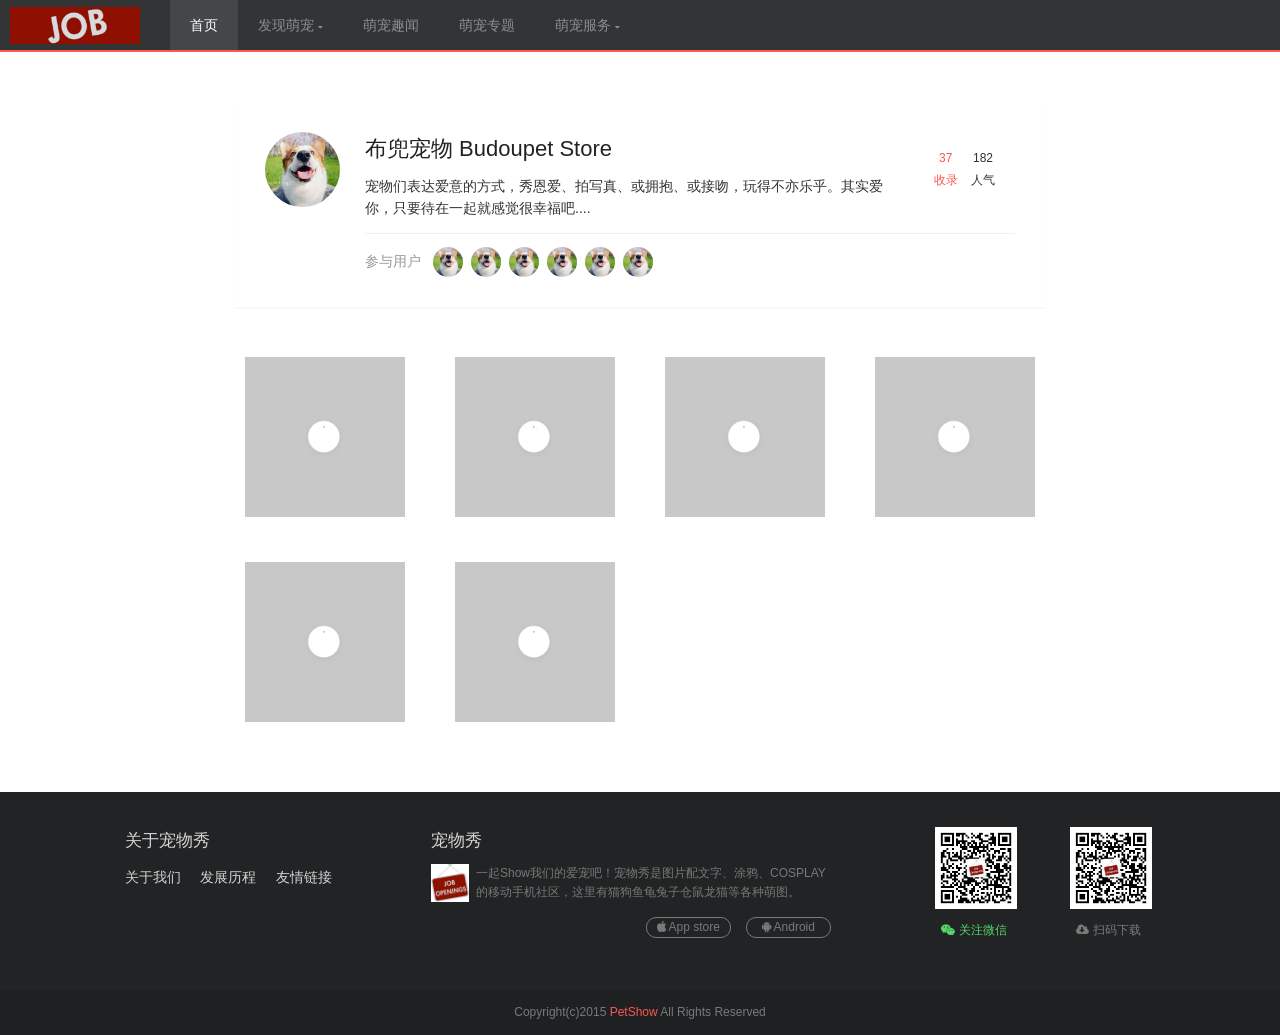
<file: op_detail.html>
<!DOCTYPE html>
<html lang="en">
<head>
    <meta charset="UTF-8">
    <title>Document</title>
    <meta name="viewport" content="width=device-width, user-scalable=no, initial-scale=1.0, maximum-scale=1.0, minimum-scale=1.0">
    <meta http-equiv="X-UA-Compatible" content="IE=edge">
    <link rel="stylesheet" href="css/amazeui.min.css">
    <link rel="stylesheet" href="css/petshow.css?6">
    <link rel="stylesheet" href="css/animate.min.css">
    <script src="js/jquery.min.js"></script>
    <script src="js/amazeui.min.js"></script>
    <script src="js/amazeui.lazyload.min.js"></script>


</head>
<body>
<header class="am-topbar am-topbar-inverse">
    <div class="amz-container">
        <h1 class="am-topbar-brand">
            <a href="#" class="am-topbar-logo">
                <img src="img/logo.png?1" alt="">
            </a>
        </h1>
        <button class="am-topbar-btn am-topbar-toggle am-btn am-btn-sm am-btn-success am-show-sm-only"
        data-am-collapse="{target: '#doc-topbar-collapse-5'}">
            <span class="am-sr-only">
                导航切换
            </span>
            <span class="am-icon-bars">
            </span>
        </button>
        <div class="am-collapse am-topbar-collapse" id="doc-topbar-collapse-5">
            <ul class="am-nav am-nav-pills am-topbar-nav">
                <li class="am-active">
                    <a href="#">
                        首页
                    </a>
                </li>
                <li class="am-dropdown" data-am-dropdown="">
                    <a class="am-dropdown-toggle" data-am-dropdown-toggle="" href="javascript:;">
                        发现萌宠
                        <span class="am-icon-caret-down">
                        </span>
                    </a>
                    <ul class="am-dropdown-content">
                        <li>
                            <a href="#">
                                编辑推荐
                            </a>
                        </li>
                        <li>
                            <a href="#">
                                人气排行
                            </a>
                        </li>
                        <li>
                            <a href="#">
                                最新发布
                            </a>
                        </li>
                        <li>
                            <a href="#">
                                语音涂鸦
                            </a>
                        </li>
                    </ul>
                </li>
                <li>
                    <a href="#">
                        萌宠趣闻
                    </a>
                </li>
                <li>
                    <a href="#">
                        萌宠专题
                    </a>
                </li>
                <li class="am-dropdown" data-am-dropdown="">
                    <a class="am-dropdown-toggle" data-am-dropdown-toggle="" href="javascript:;">
                        萌宠服务
                        <span class="am-icon-caret-down">
                        </span>
                    </a>
                    <ul class="am-dropdown-content">
                        <li>
                            <a href="#">
                                宠物医院
                            </a>
                        </li>
                        <li>
                            <a href="#">
                                宠物美容
                            </a>
                        </li>
                        <li>
                            <a href="#">
                                宠物店铺
                            </a>
                        </li>
                        <li>
                            <a href="#">
                                更多服务
                            </a>
                        </li>
                    </ul>
                </li>
            </ul>
        </div>
    </div>
</header>



<div class="am-g ztlb_nr ztlb_nr_list">
  <div class="am-u-sm-12">
    <div class="ztlb_nr_block">
<div class="ztlb_nr_block_l">
  <img src="img/kj.png" alt="">
</div>
<div class="ztlb_nr_block_r">
<div class="ztlb_nr_block_r_info">
    <div class="ztlb_nr_block_r_info_l">
<div class="ztlb_nr_block_r_info_num">37</div>
<div>收录</div>
    </div>
    <div class="ztlb_nr_block_r_info_r">
<div class="ztlb_nr_block_r_info_num">182</div>
<div>人气</div>
    </div>
</div>
<a class="ztlb_nr_block_r_title">布兜宠物 Budoupet Store</a>
<span class="ztlb_nr_block_r_nr">宠物们表达爱意的方式，秀恩爱、拍写真、或拥抱、或接吻，玩得不亦乐乎。其实爱你，只要待在一起就感觉很幸福吧....</span>
<div class="ztlb_nr_block_r_user">
参与用户 <img src="img/kj.png" alt=""><img src="img/kj.png" alt=""><img src="img/kj.png" alt=""><img src="img/kj.png" alt=""><img src="img/kj.png" alt=""><img src="img/kj.png" alt=""><img src="img/kj.png" alt="">
</div>
</div>
  </div>

<div class="ztlb_nr_block_r_info_copy_bg">
<span>收录：82</span>
<span>人气：74</span>
</div>
<div class="ztlb_nr_block_r_info_copy">

</div>


  </div>

</div>
  <div class="ztlb_nr_block_r_user ztlb_nr_block_r_user_copy">
<span>参与用户</span> <img src="img/kj.png" alt=""><img src="img/kj.png" alt=""><img src="img/kj.png" alt=""><img src="img/kj.png" alt=""><img src="img/kj.png" alt=""><img src="img/kj.png" alt=""><img src="img/kj.png" alt="">
</div>

<div class="am-g ztlb_nrlist">
  <div class="am-u-sm-12">

    <ul data-am-widget="gallery" class="am-gallery am-avg-sm-2
  am-avg-md-3 am-avg-lg-4 am-gallery-default">
        <li>
            <div class="am-gallery-item am_list_block">
                <a href="###" class="am_img_bg">
                    <img class="am_img animated" src="img/loading.gif"
                         data-original="http://img.petshow.cc/pet_show/2015_08/6d3c22171da582f569702bad45d9a4c6.jpg"
                         alt="远方 有一个地方 那里种有我们的梦想"/>
                </a>



            </div>

        </li>
        <li>
            <div class="am-gallery-item am_list_block">
                <a href="###" class="am_img_bg">
                    <img class="am_img animated" src="img/loading.gif"
                         data-original="http://img.petshow.cc/pet_show/2015_08/6d3c22171da582f569702bad45d9a4c6.jpg"
                         alt="远方 有一个地方 那里种有我们的梦想"/>
                </a>



            </div>

        </li>
        <li>
            <div class="am-gallery-item am_list_block">
                <a href="###" class="am_img_bg">
                    <img class="am_img animated" src="img/loading.gif"
                         data-original="http://img.petshow.cc/pet_show/2015_08/6d3c22171da582f569702bad45d9a4c6.jpg"
                         alt="远方 有一个地方 那里种有我们的梦想"/>
                </a>



            </div>

        </li>
        <li>
            <div class="am-gallery-item am_list_block">
                <a href="###" class="am_img_bg">
                    <img class="am_img animated" src="img/loading.gif"
                         data-original="http://img.petshow.cc/pet_show/2015_08/6d3c22171da582f569702bad45d9a4c6.jpg"
                         alt="远方 有一个地方 那里种有我们的梦想"/>
                </a>



            </div>

        </li>
        <li>
            <div class="am-gallery-item am_list_block">
                <a href="###" class="am_img_bg">
                    <img class="am_img animated" src="img/loading.gif"
                         data-original="http://img.petshow.cc/pet_show/2015_08/6d3c22171da582f569702bad45d9a4c6.jpg"
                         alt="远方 有一个地方 那里种有我们的梦想"/>
                </a>



            </div>

        </li>
        <li>
            <div class="am-gallery-item am_list_block">
                <a href="###" class="am_img_bg">
                    <img class="am_img animated" src="img/loading.gif"
                         data-original="http://img.petshow.cc/pet_show/2015_08/6d3c22171da582f569702bad45d9a4c6.jpg"
                         alt="远方 有一个地方 那里种有我们的梦想"/>
                </a>



            </div>

        </li>
    </ul>
  </div>
</div>







<footer class="am_footer">
<div class="am_footer_con">
<div class="am_footer_link">
<span>关于宠物秀</span>
<ul>
  <li><a href="###">关于我们</a></li>
  <li><a href="###">发展历程</a></li>
  <li><a href="###">友情链接</a></li>
</ul>
</div>


<div class="am_footer_don">
<span>宠物秀</span>
<dl>
  <dt><img src="img/footdon.png?1" alt=""></dt>
  <dd>一起Show我们的爱宠吧！宠物秀是图片配文字、涂鸦、COSPLAY的移动手机社区，这里有猫狗鱼龟兔子仓鼠龙猫等各种萌图。
  <a href="###" class="footdon_pg "><div class="foot_d_pg am-icon-apple ">  App store</div></a><a href="###" class="footdon_az animated"><div class="foot_d_az am-icon-android ">  Android</div></a></dd>

</dl>
</div>

<div class="am_footer_erweima">
<div class="am_footer_weixin"><img src="img/wx.jpg" alt=""><div class="am_footer_d_gzwx am-icon-weixin"> 关注微信</div></div>
<div class="am_footer_ddon"><img src="img/wx.jpg" alt=""><div class="am_footer_d_dxz am-icon-cloud-download"> 扫码下载</div></div>

</div>

</div>
<div class="am_info_line">Copyright(c)2015 <span>PetShow</span> All Rights Reserved </div>
</footer>
<script>
 $(function(){
  ZhuanTi_list_user()
$(window).resize(function() {
  ZhuanTi_list_user()
});
function ZhuanTi_list_user(){
if($(window).width() < 810)
$('.ztlb_nr_block_r_user').each(function(){$(this).children().each(function(index){if(index>5){$(this).hide()}else{$(this).show()}})});
 }
});

</script>
</body>
</html>
</file>
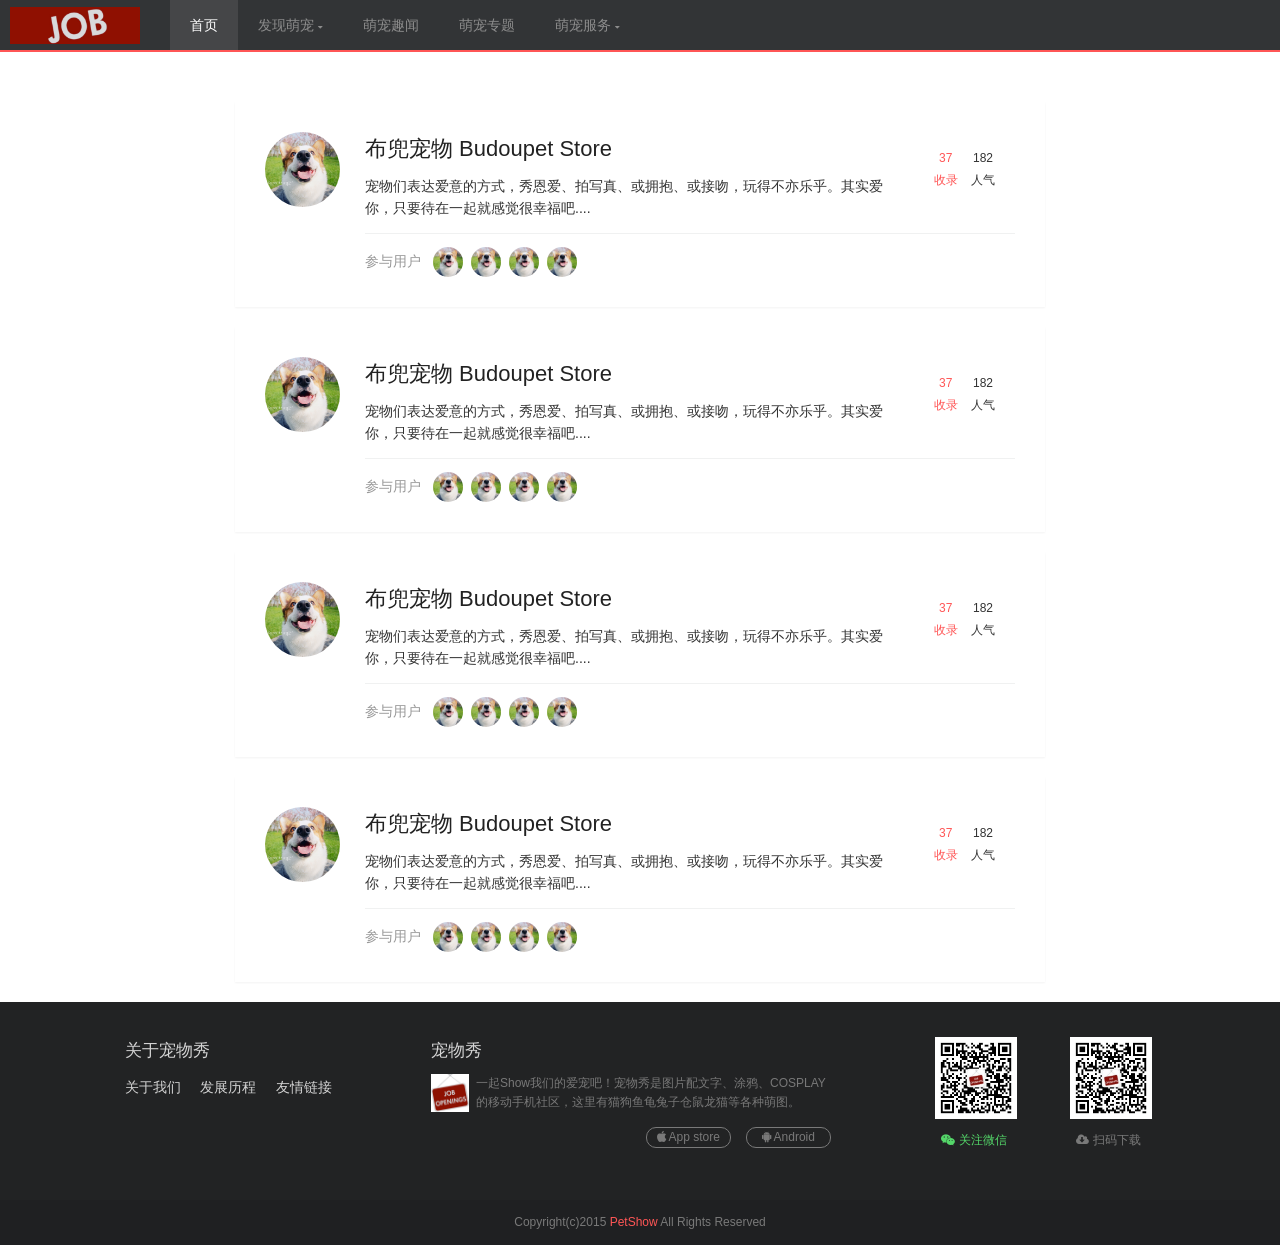
<file: op_list.html>
<!DOCTYPE html>
<html lang="en">
<head>
    <meta charset="UTF-8">
    <title>Document</title>
    <meta name="viewport" content="width=device-width, user-scalable=no, initial-scale=1.0, maximum-scale=1.0, minimum-scale=1.0">
    <meta http-equiv="X-UA-Compatible" content="IE=edge">
    <link rel="stylesheet" href="css/amazeui.min.css">
    <link rel="stylesheet" href="css/petshow.css?6">
    <link rel="stylesheet" href="css/animate.min.css">
    <script src="js/jquery.min.js"></script>
    <script src="js/amazeui.min.js"></script>
    <script src="js/amazeui.lazyload.min.js"></script>

</head>
<body>
<header class="am-topbar am-topbar-inverse">
    <div class="amz-container">
        <h1 class="am-topbar-brand">
            <a href="#" class="am-topbar-logo">
                <img src="img/logo.png?1" alt="">
            </a>
        </h1>
        <button class="am-topbar-btn am-topbar-toggle am-btn am-btn-sm am-btn-success am-show-sm-only"
        data-am-collapse="{target: '#doc-topbar-collapse-5'}">
            <span class="am-sr-only">
                导航切换
            </span>
            <span class="am-icon-bars">
            </span>
        </button>
        <div class="am-collapse am-topbar-collapse" id="doc-topbar-collapse-5">
            <ul class="am-nav am-nav-pills am-topbar-nav">
                <li class="am-active">
                    <a href="#">
                        首页
                    </a>
                </li>
                <li class="am-dropdown" data-am-dropdown="">
                    <a class="am-dropdown-toggle" data-am-dropdown-toggle="" href="javascript:;">
                        发现萌宠
                        <span class="am-icon-caret-down">
                        </span>
                    </a>
                    <ul class="am-dropdown-content">
                        <li>
                            <a href="#">
                                编辑推荐
                            </a>
                        </li>
                        <li>
                            <a href="#">
                                人气排行
                            </a>
                        </li>
                        <li>
                            <a href="#">
                                最新发布
                            </a>
                        </li>
                        <li>
                            <a href="#">
                                语音涂鸦
                            </a>
                        </li>
                    </ul>
                </li>
                <li>
                    <a href="#">
                        萌宠趣闻
                    </a>
                </li>
                <li>
                    <a href="#">
                        萌宠专题
                    </a>
                </li>
                <li class="am-dropdown" data-am-dropdown="">
                    <a class="am-dropdown-toggle" data-am-dropdown-toggle="" href="javascript:;">
                        萌宠服务
                        <span class="am-icon-caret-down">
                        </span>
                    </a>
                    <ul class="am-dropdown-content">
                        <li>
                            <a href="#">
                                宠物医院
                            </a>
                        </li>
                        <li>
                            <a href="#">
                                宠物美容
                            </a>
                        </li>
                        <li>
                            <a href="#">
                                宠物店铺
                            </a>
                        </li>
                        <li>
                            <a href="#">
                                更多服务
                            </a>
                        </li>
                    </ul>
                </li>
            </ul>
        </div>
    </div>
</header>



<div class="am-g ztlb_nr">
  <div class="am-u-sm-12">
  <div class="ztlb_nr_blockc">
<div class="ztlb_nr_blockc_l">
  <img src="img/kj.png" alt="">
</div>
<div class="ztlb_nr_blockc_r">
<div class="ztlb_nr_blockc_r_info">
    <div class="ztlb_nr_blockc_r_info_l">
<div class="ztlb_nr_blockc_r_info_num">37</div>
<div>收录</div>
    </div>
    <div class="ztlb_nr_blockc_r_info_r">
<div class="ztlb_nr_blockc_r_info_num">182</div>
<div>人气</div>
    </div>
</div>
<a class="ztlb_nr_blockc_r_title">布兜宠物 Budoupet Store</a>
<span class="ztlb_nr_blockc_r_nr">宠物们表达爱意的方式，秀恩爱、拍写真、或拥抱、或接吻，玩得不亦乐乎。其实爱你，只要待在一起就感觉很幸福吧....</span>
<div class="ztlb_nr_blockc_r_user">
参与用户 <img src="img/kj.png" alt=""><img src="img/kj.png" alt=""><img src="img/kj.png" alt=""><img src="img/kj.png" alt=""><img src="img/kj.png" alt=""><img src="img/kj.png" alt=""><img src="img/kj.png" alt="">
</div>
</div>
  </div>


    <div class="ztlb_nr_blockc">
<div class="ztlb_nr_blockc_l">
  <img src="img/kj.png" alt="">
</div>
<div class="ztlb_nr_blockc_r">
<div class="ztlb_nr_blockc_r_info">
    <div class="ztlb_nr_blockc_r_info_l">
<div class="ztlb_nr_blockc_r_info_num">37</div>
<div>收录</div>
    </div>
    <div class="ztlb_nr_blockc_r_info_r">
<div class="ztlb_nr_blockc_r_info_num">182</div>
<div>人气</div>
    </div>
</div>
<a class="ztlb_nr_blockc_r_title">布兜宠物 Budoupet Store</a>
<span class="ztlb_nr_blockc_r_nr">宠物们表达爱意的方式，秀恩爱、拍写真、或拥抱、或接吻，玩得不亦乐乎。其实爱你，只要待在一起就感觉很幸福吧....</span>
<div class="ztlb_nr_blockc_r_user">
参与用户 <img src="img/kj.png" alt=""><img src="img/kj.png" alt=""><img src="img/kj.png" alt=""><img src="img/kj.png" alt=""><img src="img/kj.png" alt=""><img src="img/kj.png" alt=""><img src="img/kj.png" alt="">
</div>
</div>
  </div>


    <div class="ztlb_nr_blockc">
<div class="ztlb_nr_blockc_l">
  <img src="img/kj.png" alt="">
</div>
<div class="ztlb_nr_blockc_r">
<div class="ztlb_nr_blockc_r_info">
    <div class="ztlb_nr_blockc_r_info_l">
<div class="ztlb_nr_blockc_r_info_num">37</div>
<div>收录</div>
    </div>
    <div class="ztlb_nr_blockc_r_info_r">
<div class="ztlb_nr_blockc_r_info_num">182</div>
<div>人气</div>
    </div>
</div>
<a class="ztlb_nr_blockc_r_title">布兜宠物 Budoupet Store</a>
<span class="ztlb_nr_blockc_r_nr">宠物们表达爱意的方式，秀恩爱、拍写真、或拥抱、或接吻，玩得不亦乐乎。其实爱你，只要待在一起就感觉很幸福吧....</span>
<div class="ztlb_nr_blockc_r_user">
参与用户 <img src="img/kj.png" alt=""><img src="img/kj.png" alt=""><img src="img/kj.png" alt=""><img src="img/kj.png" alt=""><img src="img/kj.png" alt=""><img src="img/kj.png" alt=""><img src="img/kj.png" alt="">
</div>
</div>
  </div>


    <div class="ztlb_nr_blockc">
<div class="ztlb_nr_blockc_l">
  <img src="img/kj.png" alt="">
</div>
<div class="ztlb_nr_blockc_r">
<div class="ztlb_nr_blockc_r_info">
    <div class="ztlb_nr_blockc_r_info_l">
<div class="ztlb_nr_blockc_r_info_num">37</div>
<div>收录</div>
    </div>
    <div class="ztlb_nr_blockc_r_info_r">
<div class="ztlb_nr_blockc_r_info_num">182</div>
<div>人气</div>
    </div>
</div>
<a class="ztlb_nr_blockc_r_title">布兜宠物 Budoupet Store</a>
<span class="ztlb_nr_blockc_r_nr">宠物们表达爱意的方式，秀恩爱、拍写真、或拥抱、或接吻，玩得不亦乐乎。其实爱你，只要待在一起就感觉很幸福吧....</span>
<div class="ztlb_nr_blockc_r_user">
参与用户 <img src="img/kj.png" alt=""><img src="img/kj.png" alt=""><img src="img/kj.png" alt=""><img src="img/kj.png" alt=""><img src="img/kj.png" alt=""><img src="img/kj.png" alt=""><img src="img/kj.png" alt="">
</div>
</div>
  </div>


  </div>
</div>






<footer class="am_footer">
<div class="am_footer_con">
<div class="am_footer_link">
<span>关于宠物秀</span>
<ul>
  <li><a href="###">关于我们</a></li>
  <li><a href="###">发展历程</a></li>
  <li><a href="###">友情链接</a></li>
</ul>
</div>


<div class="am_footer_don">
<span>宠物秀</span>
<dl>
  <dt><img src="img/footdon.png?1" alt=""></dt>
  <dd>一起Show我们的爱宠吧！宠物秀是图片配文字、涂鸦、COSPLAY的移动手机社区，这里有猫狗鱼龟兔子仓鼠龙猫等各种萌图。
  <a href="###" class="footdon_pg "><div class="foot_d_pg am-icon-apple ">  App store</div></a><a href="###" class="footdon_az animated"><div class="foot_d_az am-icon-android ">  Android</div></a></dd>

</dl>
</div>

<div class="am_footer_erweima">
<div class="am_footer_weixin"><img src="img/wx.jpg" alt=""><div class="am_footer_d_gzwx am-icon-weixin"> 关注微信</div></div>
<div class="am_footer_ddon"><img src="img/wx.jpg" alt=""><div class="am_footer_d_dxz am-icon-cloud-download"> 扫码下载</div></div>

</div>

</div>
<div class="am_info_line">Copyright(c)2015 <span>PetShow</span> All Rights Reserved </div>
</footer>
<script>
 $(function(){
  auto_window_height();
  ZhuanTi_list_user()
$(window).resize(function() {
  auto_window_height();
  ZhuanTi_list_user()
});
function ZhuanTi_list_user(){
if($(window).width() < 810)
$('.ztlb_nr_blockc_r_user').each(function(){$(this).children().each(function(index){if(index>3){$(this).hide()}else{$(this).show()}})});
 }
  function auto_window_height(){
  $('.ztlb_nr').css('min-height',$(window).height() - 52 - 220);
  }
});

</script>
</body>
</html>
</file>
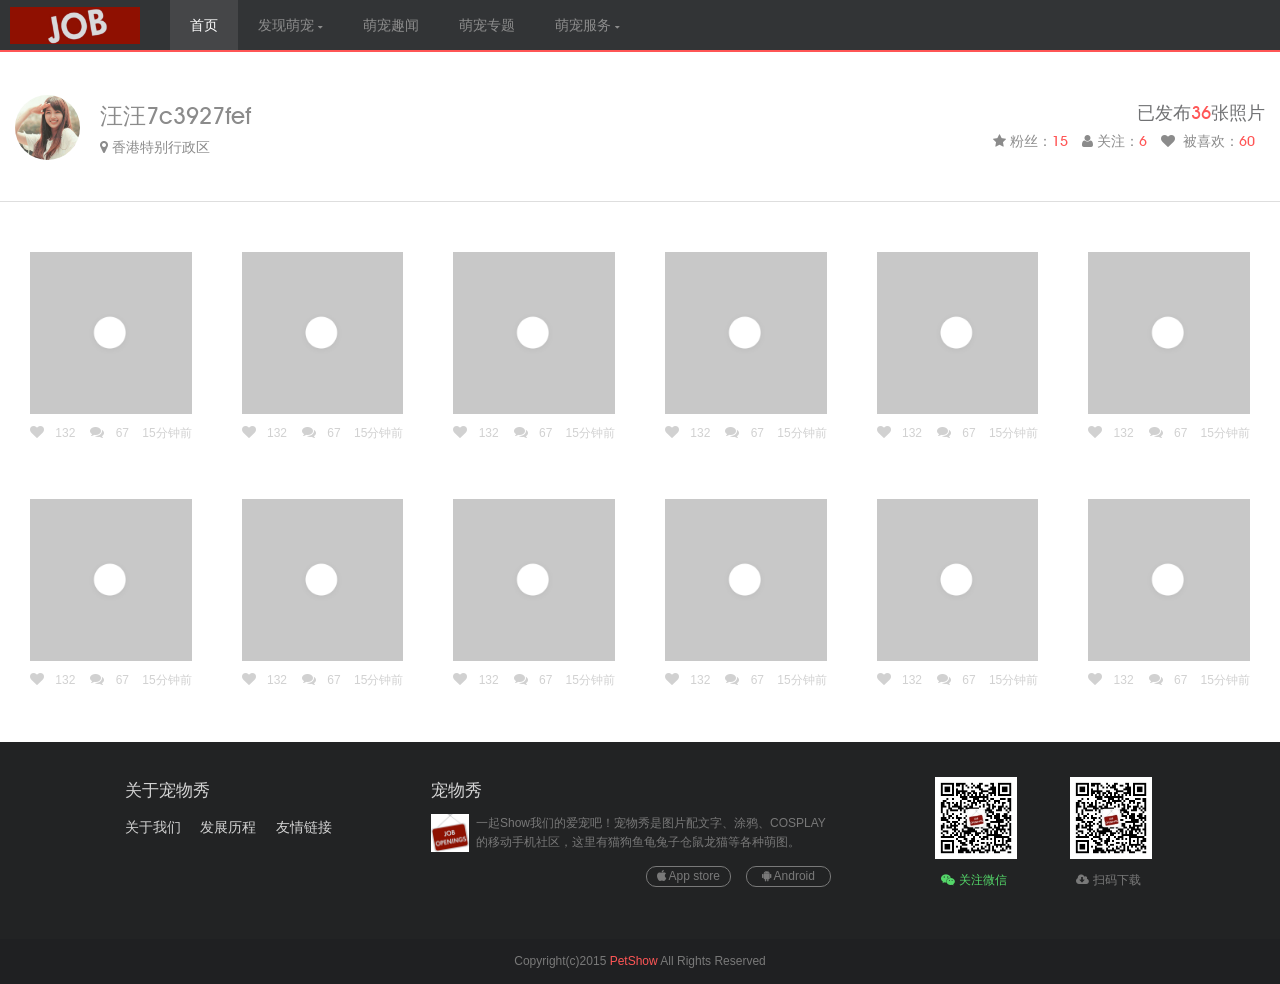
<file: user.html>
<!DOCTYPE html>
<html lang="en">
<head>
    <meta charset="UTF-8">
    <title>Document</title>
    <meta name="viewport" content="width=device-width, user-scalable=no, initial-scale=1.0, maximum-scale=1.0, minimum-scale=1.0">
    <meta http-equiv="X-UA-Compatible" content="IE=edge">
    <link rel="stylesheet" href="css/amazeui.min.css">
    <link rel="stylesheet" href="css/petshow.css?6">
    <link rel="stylesheet" href="css/animate.min.css">
    <script src="js/jquery.min.js"></script>
    <script src="js/amazeui.min.js"></script>
    <script src="js/amazeui.lazyload.min.js"></script>
</head>
<body>
<header class="am-topbar am-topbar-inverse">
    <div class="amz-container">
        <h1 class="am-topbar-brand">
            <a href="#" class="am-topbar-logo">
                <img src="img/logo.png?1" alt="">
            </a>
        </h1>
        <button class="am-topbar-btn am-topbar-toggle am-btn am-btn-sm am-btn-success am-show-sm-only"
        data-am-collapse="{target: '#doc-topbar-collapse-5'}">
            <span class="am-sr-only">
                导航切换
            </span>
            <span class="am-icon-bars">
            </span>
        </button>
        <div class="am-collapse am-topbar-collapse" id="doc-topbar-collapse-5">
            <ul class="am-nav am-nav-pills am-topbar-nav">
                <li class="am-active">
                    <a href="#">
                        首页
                    </a>
                </li>
                <li class="am-dropdown" data-am-dropdown="">
                    <a class="am-dropdown-toggle" data-am-dropdown-toggle="" href="javascript:;">
                        发现萌宠
                        <span class="am-icon-caret-down">
                        </span>
                    </a>
                    <ul class="am-dropdown-content">
                        <li>
                            <a href="#">
                                编辑推荐
                            </a>
                        </li>
                        <li>
                            <a href="#">
                                人气排行
                            </a>
                        </li>
                        <li>
                            <a href="#">
                                最新发布
                            </a>
                        </li>
                        <li>
                            <a href="#">
                                语音涂鸦
                            </a>
                        </li>
                    </ul>
                </li>
                <li>
                    <a href="#">
                        萌宠趣闻
                    </a>
                </li>
                <li>
                    <a href="#">
                        萌宠专题
                    </a>
                </li>
                <li class="am-dropdown" data-am-dropdown="">
                    <a class="am-dropdown-toggle" data-am-dropdown-toggle="" href="javascript:;">
                        萌宠服务
                        <span class="am-icon-caret-down">
                        </span>
                    </a>
                    <ul class="am-dropdown-content">
                        <li>
                            <a href="#">
                                宠物医院
                            </a>
                        </li>
                        <li>
                            <a href="#">
                                宠物美容
                            </a>
                        </li>
                        <li>
                            <a href="#">
                                宠物店铺
                            </a>
                        </li>
                        <li>
                            <a href="#">
                                更多服务
                            </a>
                        </li>
                    </ul>
                </li>
            </ul>
        </div>
    </div>
</header>
<div class="am_user">
<div class="am_user_head">
<div class="am_user_head_content">
    <div class="am_user_head_l">
<div class="am_user_head_l_ico"> <img src="img/tx.jpg" alt=""></div>
<div class="am_user_head_l_ico_info">
    <span class="am_user_head_l_name">汪汪7c3927fef</span>
    <span class="am_user_head_l_map"><i class="am-icon-map-marker"></i> 香港特别行政区</span>
</div>
    </div>
    <div class="am_user_head_r">
<div class="am_user_head_r_tag">
<div class="am_user_head_l_ico_info_ti">已发布<span class="cff5656">36</span>张照片</div>
<span>
    <i class="am-icon-star"></i> 粉丝：<span class="am_user_head_unm">15</span>
</span>
<span>
    <i class="am-icon-user"></i> 关注：<span class="am_user_head_unm">6</span>
</span>
<span>
    <i class="am-icon-heart"></i>被喜欢：<span class="am_user_head_unm">60</span>
</span>
</div>
    </div>
    </div>
</div>
<div class="am-g am-imglist am_user_list_li">
    <ul data-am-widget="gallery" class="am-gallery am-avg-sm-2
  am-avg-md-3 am-avg-lg-6 am-gallery-default">
        <li>
            <div class="am-gallery-item am_list_block">
                <a href="###" class="am_img_bg">
                    <img class="am_img animated" src="img/loading.gif"
                         data-original="http://img.petshow.cc/pet_show/2015_08/6d3c22171da582f569702bad45d9a4c6.jpg"
                         alt="远方 有一个地方 那里种有我们的梦想"/>
                </a>

                <div class="am_listimg_info"><span class="am-icon-heart"> 132</span><span
                        class="am-icon-comments"> 67</span><span class="am_imglist_time">15分钟前</span></div>

            </div>

        </li>
        <li>
            <div class="am-gallery-item am_list_block">
                <a href="###" class="am_img_bg">
                    <img class="am_img animated" src="img/loading.gif"
                         data-original="http://img.petshow.cc/pet_show/2015_08/6d3c22171da582f569702bad45d9a4c6.jpg"
                         alt="远方 有一个地方 那里种有我们的梦想"/>
                </a>

                <div class="am_listimg_info"><span class="am-icon-heart"> 132</span><span
                        class="am-icon-comments"> 67</span><span class="am_imglist_time">15分钟前</span></div>

            </div>

        </li>
        <li>
            <div class="am-gallery-item am_list_block">
                <a href="###" class="am_img_bg">
                    <img class="am_img animated" src="img/loading.gif"
                         data-original="http://img.petshow.cc/pet_show/2015_08/6d3c22171da582f569702bad45d9a4c6.jpg"
                         alt="远方 有一个地方 那里种有我们的梦想"/>
                </a>

                <div class="am_listimg_info"><span class="am-icon-heart"> 132</span><span
                        class="am-icon-comments"> 67</span><span class="am_imglist_time">15分钟前</span></div>

            </div>

        </li>
        <li>
            <div class="am-gallery-item am_list_block">
                <a href="###" class="am_img_bg">
                    <img class="am_img animated" src="img/loading.gif"
                         data-original="http://img.petshow.cc/pet_show/2015_08/6d3c22171da582f569702bad45d9a4c6.jpg"
                         alt="远方 有一个地方 那里种有我们的梦想"/>
                </a>

                <div class="am_listimg_info"><span class="am-icon-heart"> 132</span><span
                        class="am-icon-comments"> 67</span><span class="am_imglist_time">15分钟前</span></div>

            </div>

        </li>
                <li>
            <div class="am-gallery-item am_list_block">
                <a href="###" class="am_img_bg">
                    <img class="am_img animated" src="img/loading.gif"
                         data-original="http://img.petshow.cc/pet_show/2015_08/6d3c22171da582f569702bad45d9a4c6.jpg"
                         alt="远方 有一个地方 那里种有我们的梦想"/>
                </a>

                <div class="am_listimg_info"><span class="am-icon-heart"> 132</span><span
                        class="am-icon-comments"> 67</span><span class="am_imglist_time">15分钟前</span></div>

            </div>

        </li>
                <li>
            <div class="am-gallery-item am_list_block">
                <a href="###" class="am_img_bg">
                    <img class="am_img animated" src="img/loading.gif"
                         data-original="http://img.petshow.cc/pet_show/2015_08/6d3c22171da582f569702bad45d9a4c6.jpg"
                         alt="远方 有一个地方 那里种有我们的梦想"/>
                </a>

                <div class="am_listimg_info"><span class="am-icon-heart"> 132</span><span
                        class="am-icon-comments"> 67</span><span class="am_imglist_time">15分钟前</span></div>

            </div>

        </li>
                <li>
            <div class="am-gallery-item am_list_block">
                <a href="###" class="am_img_bg">
                    <img class="am_img animated" src="img/loading.gif"
                         data-original="http://img.petshow.cc/pet_show/2015_08/6d3c22171da582f569702bad45d9a4c6.jpg"
                         alt="远方 有一个地方 那里种有我们的梦想"/>
                </a>

                <div class="am_listimg_info"><span class="am-icon-heart"> 132</span><span
                        class="am-icon-comments"> 67</span><span class="am_imglist_time">15分钟前</span></div>

            </div>

        </li>
                <li>
            <div class="am-gallery-item am_list_block">
                <a href="###" class="am_img_bg">
                    <img class="am_img animated" src="img/loading.gif"
                         data-original="http://img.petshow.cc/pet_show/2015_08/6d3c22171da582f569702bad45d9a4c6.jpg"
                         alt="远方 有一个地方 那里种有我们的梦想"/>
                </a>

                <div class="am_listimg_info"><span class="am-icon-heart"> 132</span><span
                        class="am-icon-comments"> 67</span><span class="am_imglist_time">15分钟前</span></div>

            </div>

        </li>
                <li>
            <div class="am-gallery-item am_list_block">
                <a href="###" class="am_img_bg">
                    <img class="am_img animated" src="img/loading.gif"
                         data-original="http://img.petshow.cc/pet_show/2015_08/6d3c22171da582f569702bad45d9a4c6.jpg"
                         alt="远方 有一个地方 那里种有我们的梦想"/>
                </a>

                <div class="am_listimg_info"><span class="am-icon-heart"> 132</span><span
                        class="am-icon-comments"> 67</span><span class="am_imglist_time">15分钟前</span></div>

            </div>

        </li>
                <li>
            <div class="am-gallery-item am_list_block">
                <a href="###" class="am_img_bg">
                    <img class="am_img animated" src="img/loading.gif"
                         data-original="http://img.petshow.cc/pet_show/2015_08/6d3c22171da582f569702bad45d9a4c6.jpg"
                         alt="远方 有一个地方 那里种有我们的梦想"/>
                </a>

                <div class="am_listimg_info"><span class="am-icon-heart"> 132</span><span
                        class="am-icon-comments"> 67</span><span class="am_imglist_time">15分钟前</span></div>

            </div>

        </li>
        <li>
            <div class="am-gallery-item am_list_block">
                <a href="###" class="am_img_bg">
                    <img class="am_img animated" src="img/loading.gif"
                         data-original="http://img.petshow.cc/pet_show/2015_08/6d3c22171da582f569702bad45d9a4c6.jpg"
                         alt="远方 有一个地方 那里种有我们的梦想"/>
                </a>

                <div class="am_listimg_info"><span class="am-icon-heart"> 132</span><span
                        class="am-icon-comments"> 67</span><span class="am_imglist_time">15分钟前</span></div>

            </div>

        </li>
        <li>
            <div class="am-gallery-item am_list_block">
                <a href="###" class="am_img_bg">
                    <img class="am_img animated" src="img/loading.gif"
                         data-original="http://img.petshow.cc/pet_show/2015_08/6d3c22171da582f569702bad45d9a4c6.jpg"
                         alt="远方 有一个地方 那里种有我们的梦想"/>
                </a>

                <div class="am_listimg_info"><span class="am-icon-heart"> 132</span><span
                        class="am-icon-comments"> 67</span><span class="am_imglist_time">15分钟前</span></div>

            </div>

        </li>
    </ul>
</div>
</div>
<footer class="am_footer">
<div class="am_footer_con">
<div class="am_footer_link">
<span>关于宠物秀</span>
<ul>
  <li><a href="###">关于我们</a></li>
  <li><a href="###">发展历程</a></li>
  <li><a href="###">友情链接</a></li>
</ul>
</div>


<div class="am_footer_don">
<span>宠物秀</span>
<dl>
  <dt><img src="img/footdon.png?1" alt=""></dt>
  <dd>一起Show我们的爱宠吧！宠物秀是图片配文字、涂鸦、COSPLAY的移动手机社区，这里有猫狗鱼龟兔子仓鼠龙猫等各种萌图。
  <a href="###" class="footdon_pg "><div class="foot_d_pg am-icon-apple ">  App store</div></a><a href="###" class="footdon_az animated"><div class="foot_d_az am-icon-android ">  Android</div></a></dd>
</dl>
</div>

<div class="am_footer_erweima">
<div class="am_footer_weixin"><img src="img/wx.jpg" alt=""><div class="am_footer_d_gzwx am-icon-weixin"> 关注微信</div></div>
<div class="am_footer_ddon"><img src="img/wx.jpg" alt=""><div class="am_footer_d_dxz am-icon-cloud-download"> 扫码下载</div></div>

</div>

</div>
<div class="am_info_line">Copyright(c)2015 <span>PetShow</span> All Rights Reserved </div>
</footer>
<script>
console.log($.AMUI);
 $(function(){
  if ($(window).width() < 600 ) {
 $('.am_list_item_text').each(
  function(){
     if($(this).text().length >= 26){
        $(this).html($(this).text().substr(0,26)+'...');
     }});}[]

});

</script>
</body>
</html>
</file>
<file: css/petshow.css>
html,body { margin: 0; padding: 0; min-height: 100%; background: #ffffff; }
@font-face {
    font-family: 'avantgarde_md_btmedium';
    src: url('../fonts/tt0156m-webfont.eot');
    src: url('../fonts/tt0156m-webfont.eot?#iefix') format('embedded-opentype'),
         url('../fonts/tt0156m-webfont.woff2') format('woff2'),
         url('../fonts/tt0156m-webfont.woff') format('woff'),
         url('../fonts/tt0156m-webfont.ttf') format('truetype'),
         url('../fonts/tt0156m-webfont.svg#avantgarde_md_btmedium') format('svg');
    font-weight: normal;
    font-style: normal;
}
ul,li,dl,dt,dd { margin: 0; padding: 0; list-style: none;}
.am-topbar {  border-bottom: 2px solid #ff5656;}
.cff5656 { color: #ff5656;}
.am-topbar-inverse { background: #323436;}
.am-topbar-inverse .am-topbar-nav>li>a {    padding: 0 20px;line-height: 50px;display: block;color: #8C8C8C;font-size: 14px; transition: background-color ease .3s;}
.am-topbar-inverse .am-topbar-nav>li>a:focus, .am-topbar-inverse .am-topbar-nav>li>a:hover {  background-color: #454648; color: #fff; }
.am-topbar-inverse .am-topbar-nav>li.am-active>a, .am-topbar-inverse .am-topbar-nav>li.am-active>a:focus, .am-topbar-inverse .am-topbar-nav>li.am-active>a:hover { background-color: #454648; color: #fff;}
.am-topbar-inverse .am-topbar-nav>li>a:after { display: none;}
.am-nav-pills>li+li { margin: 0;}
.am-dropdown-content:before { display: none;}
.am-gallery-bordered>li, .am-gallery-default>li, .am-gallery-imgbordered>li, .am-gallery-overlay>li { padding: 15px; padding-bottom: 10px;}
.am-dropdown-content:after { display: none;}
.am-dropdown-content { background: #454648; border:none; margin-top:0px; }
.am-nav { font-size: 14px; margin-left: 20px;}
ul.am-dropdown-content { padding:0px;}
.am-dropdown-content  { min-width: 106px; text-align: center;}
ul.am-dropdown-content>li>a { color: #8C8C8C; font-size: 12px;}
ul.am-dropdown-content>li>a:focus, ul.am-dropdown-content>li>a:hover { background: #ff5656; color: #fff;transition: background-color ease .3s;}
.am-icon-caret-down:before { font-size: 8px;}
.amz-container { max-width: 1500px; margin: 0 auto;}
.am-topbar-logo img{ width: 130px; height: 37px; vertical-align: top; margin-top:7px; }
.am-list, .am-topbar { margin-bottom: 0;}
.get {background: url(../img/banner_bg.png) top center no-repeat;color: #fff;text-align: center;height: 671px;}
.get-title {display: inline-block; padding-top: 25px;}
.get_font_left { width: 112px; height: 115px;float: left;  }
.get_font_center { width: auto; height: 115px; margin: 0 20px; line-height: 115px; float: left; font-size: 115px; color: #ff5656; font-family: 'avantgarde_md_btmedium';}
.get_font_rigth {width: 112px; height: 115px; float: left;vertical-align: middle;}
.get_font_left  , .get_font_rigth  {line-height: 95px;}
.banner_ios { background: url(../img/r_bg.png) #ff5656 no-repeat; background-position: -500px 0; }
.banner_android {  background: url(../img/l_bg.png) #54d669 no-repeat; background-position: -500px 0; }
.banner_ios , .banner_android { width: 140px;display: inline-block; color: #fff; font-family: 'avantgarde_md_btmedium';-webkit-transition: all 600ms cubic-bezier(0.165, 0.84, 0.44, 1);
      transition: all 600ms cubic-bezier(0.165, 0.84, 0.44, 1);}
.banner_ios:hover, .banner_android:hover { background-position: 0 0; color: #fff; }
.banner_ios:visited , .banner_android:visited { color: #fff;}
 .am-btn {  border:none; }
.banner_navbg { background: url(../img/bannner_smallbg.png) repeat-x; width: 100%; height: 62px;}
.am-g { max-width: 1500px;}
.am-imglist { max-width: 1540px; padding: 20px 0;}
.banner_nav { line-height: 61px; font-size: 12px; margin: 0 10px;}
.am_list_block { padding: 10px; background: #fff; position: relative; }
.am_listimg_info { color: #d1d1d1; padding-top: 5px; }
.am-icon-heart:before { font-size: 14px; margin-right: 8px;}
.am-icon-comments:before { font-size: 14px; margin-right: 8px;}
.am_listimg_right {  float: right; margin-right: 0;}
.am_listimg_info span { margin-right: 15px; font-size: 12px; }
.banner_nav a { color: #535353; display: inline-block; margin: 0 5px;}
.banner_nav .banner_hover {color: #ff5656;}
.am-g .avg_list { background: #fff; }
.am_list_time {  float: right; }
.am-g .avg_list_content { padding:10px;}
.avg_list_info span:before { font-size: 14px;}
.avg_list_info { color: #d1d1d1; font-size: 12px; padding-top: 10px}
.avg_info_right { float: right;}
.am_listimg_info .am_imglist_time { position: absolute; bottom: 11px; right:10px; margin-right:0;}
.am_imglist_user { color: #b7b7b7; padding: 10px 0; display: block;}
.am_imglist_user:hover { color: #b7b7b7;}
.am_imglist_user_ico { display:inline-block;  height: 20px; padding-right: 8px;}
.am_imglist_user_ico img { width: 20px;height: 20px; border-radius:50%;}
.am_imglist_user_font { font-size: 12px;}
.am_img_bg { background: url(../img/loading.gif) no-repeat center; display: block;}
.am_footer { background: #222324; width: 100%;padding: 35px 0 0 0;}
.am_footer_con { max-width: 1500px; text-align: center; margin: 0 auto; overflow: hidden; padding: 0 10px 40px;-webkit-box-sizing: border-box;box-sizing: border-box;}
.am_footer_link { overflow: hidden;  display: inline-block; vertical-align: top; margin-right: 80px;}
.am_footer_link span , .am_footer_don span{ text-align:left;  font-size: 17px; color: #d3d3d3; padding-bottom: 10px; display: block; }
.am_footer_link  li { display: inline-block;}
.am_footer_link  li a{color: #d3d3d3; font-size: 14px; margin-right: 15px;}
.am_footer_link  li a:hover {  color: #ff5656;}
.am_footer_don { display: inline-block; max-width: 400px; vertical-align: top; }
.am_footer_don dt { position: relative; float: left; width: 38px; height: 38px;}
.am_footer_don dd {position: relative; font-size: 12px; color: #787878; padding: 0; margin: 0;  margin-left: 45px; float:none;padding-bottom: 35px; text-align: left;}
.am_footer_don dt img {width: 38px; height: 38px;}
.am_footer_don .footdon_az { position: absolute; bottom:0; right: 0; display: block;  border:1px solid #797979; color: #797979; border-radius: 10px; width: 85px; line-height: 18px; height: 21px;}
.am_footer_don .footdon_pg { position: absolute; bottom:0; right: 100px; display: block;  border:1px solid #797979; color: #797979; border-radius: 10px; width: 85px; height: 21px; line-height: 18px;}
.am_footer_don .footdon_pg:hover { border: 1px solid #ff5656; color: #ff5656;}
.am_footer_don .footdon_az:hover { border: 1px solid #54d669 ; color: #54d669 ;}
.foot_d_pg { width: 100%; text-align: center;}
.foot_d_az { width: 100%; text-align: center; }
.am_footer_erweima { max-width: 450px; display: inline-block;padding-left:100px;}
.am_footer_weixin { text-align: center; float: left; margin-right: 50px;}
.am_footer_weixin img {width: 82px; height: 82px; margin-bottom: 7px; display: block;}
.am_footer_ddon {text-align: center;   float: left;}
.am_footer_ddon img {width: 82px; height: 82px; margin-bottom: 7px; display: block;}
.am_footer_d_gzwx {font-size: 12px;  color: #54d669; border-radius: 10px; width: 85px; height: 21px; line-height: 18px;text-indent: 3px;text-align: left;}
.am_footer_d_dxz {font-size: 12px;  color: #797979; border-radius: 10px; width: 85px; height: 21px; line-height: 18px;text-indent: 3px;text-align: left;}
.am_info_line { background: #1f2022; height: 45px; line-height: 45px; text-align: center; font-size:12px ; color: #797979;}
.am_info_line span { color: #ff5656;}
.am-list-news-default .am-list .am-list-item-desced {padding-top: 20px;padding-bottom: 20px;}
.am_list_li {padding: 20px;background: #fff;margin-top: 20px;box-shadow: 0 1px 2px rgba(0,0,0,0.05);border-radius: 2px;-webkit-transition: all 0.4s ease;transition: all 0.4s ease; }
.am_list_li:hover {   box-shadow: 0 0px 8px rgba(0,0,0,0.2);}
.am-list { background: none;}
.am_list_author .name {  height: 25px; line-height: 25px;}
.am_list_author_ico {vertical-align: middle;display: inline-block;width: 25px; line-height: 25px;height: 25px;background: no-repeat center center;background-size: cover;margin-right: 6px;border-radius: 50%;}
.am_list_author {margin: 15px 0 8px;color: #aaaaaa; font-size: 14px;}
.am_list_author a { color: #ff5656;}
.am_list_author a:hover {color: #333;-webkit-transition: all 0.2s ease;transition: all 0.2s ease;text-decoration: none;}
.am-list-news-default .am-list .am-list-thumb img { width: 165px;    float: left;margin-right: 20px;background: no-repeat center center;background-size: cover;}
.am_news_list_img{ width: 165px; -webkit-transition: all 0.4s ease;transition: all 0.4s ease;}
.am_list_title {}
.am-tabs-d2 .am-tabs-nav {margin: 0 auto;}
.am-tabs-d2 .am-tabs-nav li {    float: left;line-height: 40px;display: inline-block;padding: 0 14px;color: #666666;position: relative;-webkit-transition: all 0.4s ease;transition: all 0.4s ease;}
ul.am-tabs-nav.am-cf.am_cf {border-radius: 2px;height: 40px;background: #e7e7e7;box-shadow: 0 1px 2px rgba(0,0,0,0.05);z-index: 100; max-width: 810px;  margin: 0 auto; margin-bottom: 10px;}
.am_list_title a{    font-size: 18px;font-weight: 600;word-break: break-all;word-wrap: break-word;     color: #333333;-webkit-transition: all 0.2s ease;transition: all 0.2s ease;text-decoration: none;}
.am_list_title a:hover { color: #ff5656;}
.am-tabs-d2 .am-tabs-nav > :after { opacity: 0;-webkit-transform: translate(0, -8px);-ms-transform: translate(0, -8px); transform: translate(0, -8px); position: absolute;top: 100%;left: 50%;width: 10px;height: 10px;background: #ff5656;
content: " ";display: block;margin-top: -7px;margin-left: -3px; }
.am-tabs-d2 .am-tabs-nav>.am-active:after { opacity: 1; -webkit-transition: all 0.3s ease 0.4s;transition: all 0.3s ease 0.4s;-webkit-transform: rotate(45deg) translate(0, 0);-ms-transform: rotate(45deg) translate(0, 0);transform: rotate(45deg) translate(0, 0);}
.am-list-news-default .am-list .am-list-item-desced .am-list-item-text { color: #666; font-size: 14px;}
.am-list-item-text.am_list_item_text {overflow: hidden;text-overflow: ellipsis;display: -webkit-box;-webkit-box-orient: vertical;line-height: 1.3em;-webkit-line-clamp: 2;}
.am_news_tab { width: 100%; -webkit-transition: all 0.4s ease;transition: all 0.4s ease; height: auto; min-height: auto; margin: 0 auto; padding-top: 50px; font-size: 14px;}
.am-tabs-bd { border: none;}
.am-tabs-d2 .am-tabs-nav>.am-active a {color: #ffffff;}
.am-tabs-d2 .am-tabs-nav>.am-active { border: none;position: relative;background: #ff5656;}
.am-tabs-bd .am-tab-panel {margin: 0; padding: 0;}
.am_news_list_all { max-width: 810px; margin: 0 auto; padding-bottom: 60px; -webkit-transition: all 0.4s ease;transition: all 0.4s ease; }
.am_list_title_s { padding-top: 0}
.am-list>li {  border: none;    -webkit-transition: all 0.4s ease;transition: all 0.4s ease;}
.am_news_load { max-width: 810px; margin: 0 auto; color: #d1d1d1; height: 43px; line-height: 43px; background: #fff; text-align: center; margin-top: 20px; cursor: pointer;    box-shadow: 0 1px 2px rgba(0,0,0,0.05);}
.am_news_load span { margin: 0 auto; display: inline-block;}
.article_nr{ max-width: 810px; background: #fff; margin: 50px auto 20px; padding: 30px; -webkit-transition: all 0.4s ease;transition: all 0.4s ease;}
.article_nr_title {    font-size: 24px;font-weight: 600;margin-bottom: 20px; text-align: left;}
.article_nr_content { padding-top: 10px; font-size: 17px;}
.am-paragraph-default p { font-size: 17px; line-height: 1.8;    margin-bottom: 20px;}
.am-paragraph-default img { max-width:100%; border:none; margin: 0; padding: 0;}
.article_nr_more {  padding: 25px 0 25px;margin-top: 25px;border-top: solid 1px #f4f4f4;}
.article_nr_more_r {float: right;color: #666666; font-size: 12px;-webkit-transition: all 0.3s ease;transition: all 0.3s ease;white-space: nowrap;}
.article_nr_more_r .am-icon-btn {width: 28px;height: 28px;margin-left: 5px;border-radius: 50%;display: inline-block;color: #ffffff;line-height: 28px;text-align: center;font-size: 14px;-webkit-transition: all 0.3s ease;transition: all 0.3s ease;opacity: 1;
    -webkit-transform: translate(0, 0);-ms-transform: translate(0, 0);transform: translate(0, 0);}
.article_nr_more_ico {     display: inline-block;vertical-align: middle;font-size: 16px;white-space: nowrap;}
.article_nr_l { float: left;  font-size: 12px;font-family: 'avantgarde_md_btmedium'; color: #666;}
.article_nr_l  .am-icon-btn {width: 28px;height: 28px;border-radius: 50%;display: inline-block;color: #666;line-height: 29px;text-align: center;font-size: 14px;-webkit-transition: all 0.3s ease;transition: all 0.3s ease;opacity: 1;
    -webkit-transform: translate(0, 0);-ms-transform: translate(0, 0);transform: translate(0, 0);}
.am_tuya { max-width: 900px; margin: 0 auto; overflow: hidden; padding: 50px 0 50px;}
.am_tuya_user{ width: 100%; height: 75px; padding-bottom: 25px;}
.am_tuya_user_ico { width: 50px; height: 50px; float: left; position: relative;}
.am_tuya_user_ico img {width: 50px; height: 50px; border-radius: 50%; }
.am_tuya_user_info { position: relative; margin-left: 70px;}
.am_tuya_user_info_name { font-size: 20px; color: #222; font-weight: 600;}
.am_tuya_content { max-width: 900px;}
.am_tuya_content_l { width: 550px; float: left;}
.am_albums { width: 550px; height: 550px;}
.am_tuya_content_r { width: 325px; float:right;}
.am_tuya_user_info_time { margin-right: 15px;}
.am_tuya_more { width: 100%; overflow: hidden;background: #fff;}
.am_tuya_comment { width: 100%; min-height: 160px;border-bottom: 1px solid #e9e9e9; padding: 33px 22px;}
.am_tuya_comment_user {  width: 100%; }
.am_tuya_comment_user_l { float: left; position: relative; height: 33px; line-height: 33px; font-size: 14px; color: #000;}
.am_tuya_comment_user_l img { border-radius: 50%; width: 33px; height: 33px;vertical-align:top; margin-right: 13px;}
.am_tuya_comment_user_l span{color: #9c9c9c;font-weight:normal;}
.am_tuya_comment_user_r { position: relative; float: right;height: 33px; line-height: 33px; font-size: 14px; color: #9c9c9c; display: none;}
.am_tuya_comment_text { padding-left: 46px; font-size: 16px; color: #222;clear:both; padding-top: 10px;}
.am_tuya_comment:hover  .am_tuya_comment_user_r {display: block;}
.am_tuya_r_info { max-width: 250px;}
.am_tuya_r_info li { border-bottom: 1px solid #e0e0e0; line-height: 38px; height: 38px; font-size: 14px; color: #a1a1a1; -webkit-transition: all 0.4s ease;transition: all 0.4s ease;}
.am_tuya_r_info li:hover { background: #eee; -webkit-transition: all 0.4s ease;transition: all 0.4s ease;}
.am_tuya_r_info li :before { margin-left: 10px; font-size: 16px;}
.am_tuya_r_info li i { width: 38px; height: 38px;}
.am_tuya_r_tag {}
.am_tuya_tag { font-size: 14px; color: #a1a1a1; -webkit-transition: all 0.4s ease;transition: all 0.4s ease; width: 250px;border-bottom: 1px solid #e9e9e9; padding-bottom: 13px; margin-bottom: 10px;}
.am_tuya_tag li  { clear: both; line-height: 25px;}
.am_tuya_tag li:hover {background: #eee; -webkit-transition: all 0.4s ease;transition: all 0.4s ease;}
.am_tuya_tag li span { display: inline-block;}
.am_tuya_tag li a { color: #a1a1a1; }
.am_tuya_ckgd {  font-size: 16px; color: #767578; text-align: right; padding-right: 15px;}
.am_tuya_ckgd  a { color: #767578;}
.am_tuya_tag li span:last-child{ float: right;}
.am_tuya_tag li span.am_tuya_tag_title { float: left;  font-size: 16px; font-weight: 600; padding: 10px 0 5px; color: #767578;}
.am_tuya_oneword { width: 100%; height: 58px; padding: 0 22px; font-size: 16px; color: #222; line-height: 58px; border-bottom: 1px solid #e9e9e9;}
.am_tuya_user_info_coordinate { font-size: 14px; color: #aaa;}
.page_hot { width: 260px; }
.am_tuya_ckgd i { opacity: 0;}
.page_hot_title { margin-bottom: 15px; width: 260px;  height: 22px; line-height: 22px; font-size: 16px; }
.page_hot_list { width: 260px; overflow: hidden; }
.page_hot_block { width: 260px; height: 74px; margin-bottom: 23px; }
.page_hot_block dl { overflow: hidden; width: 260px; height: 74px; }
.page_hot_block dl dt { width: 74px; height: 74px; overflow: hidden; float: left; margin-right: 20px; }
.page_hot_block dl dt img { width: 74px; height: 74px; border-radius: 3px;}
.page_hot_block dl dd { margin: 0 }
.page_hot_block dl dd i { font-size: 16px; color: #767578; display: block;font-style: normal; }
.page_hot_block dl dd em { font-size: 12px; color: #959595; display: block; padding: 3px 0 4px 0; font-style: normal;}
.page_hot_block dl dd div.hot_block_info { }
.page_hot_block dl dd div.hot_block_info .hot_info_l { font-size: 14px;  height: 16px; line-height: 17px; float: left; width: 70px; color: #a1a1a1; }
.page_hot_block dl dd div.hot_block_info .hot_info_r { font-size: 14px; height: 16px; line-height: 17px; float: left; width: 70px; color: #a1a1a1;   }
.am_tuya_cai {  max-width: 930px; clear: both;padding-top:50px; margin: 0 auto; padding-bottom: 60px; }
.am_tuya_cai_ti { padding-top: 30px; font-size: 16px; color: #767578;border-top: 1px solid #e9e9e9; max-width: 900px; margin: 0 auto;}
.am_tuya_cai .am-gallery{    padding:0;}
.am_tuya_cai .am-imglist {padding-top:10px;}
.am_user  { width: 100%;}
.am_user_head { width: 100%; background: #fff; height: 150px; border-bottom: 1px solid #dedede;}
.am_user_head_content { max-width: 1530px; margin: 0 auto; padding: 43px 15px 0; font-family: 'avantgarde_md_btmedium','微软雅黑';}
.am_user_head_l { float: left;}
.am_user_head_l_ico { width: 65px; height: 65px; float: left; position: relative;}
.am_user_head_l_ico  img { width: 100%; border-radius:50%;}
.am_user_head_l_ico_info { position: relative;  margin-left: 85px; color: #8b8b8b; padding-top: 5px;}
.am_user_head_l_ico_info span { display: block;}
.am_user_head_l_ico_info_ti { font-size: 18px; text-align: right; color: #707173;}
.am_user_head_l_name { font-size: 23px;}
.am_user_head_l_map { font-size: 14px;}
.am_user_head_r { float: right;padding-top: 5px;}
.am_user_head_r_tag  { float: right; text-align: right;}
.am_user_head_r_tag>span { margin-right: 10px; font-size: 14px; color: #8b8b8b;}
.am_user_head_unm { color: #ff5656;}
.am_user_list_li li{ margin-bottom: 10px;}
#wrapper {position: relative;z-index: 1;height: 40px;width: 100%;background: #ccc;overflow: hidden;-ms-touch-action: none;}
#wrapper ul {position: absolute;z-index: 1;-webkit-tap-highlight-color: rgba(0,0,0,0);width:480px;-webkit-transform: translateZ(0);-moz-transform: translateZ(0);-ms-transform: translateZ(0);-o-transform: translateZ(0);transform: translateZ(0);
  -webkit-touch-callout: none;-webkit-user-select: none;-moz-user-select: none;-ms-user-select: none;user-select: none;-webkit-text-size-adjust: none;-moz-text-size-adjust: none;-ms-text-size-adjust: none;-o-text-size-adjust: none;text-size-adjust: none;}
#wrapper li {  width: 80px;height: 40px;float: left;line-height: 40px;background-color: #fafafa;font-size: 14px;overflow: hidden;text-align: center;}
.am_bdfw { max-width: 810px; margin: 0 auto; padding-top: 20px;}
.dis_line {text-align:justify;}
.am_bdfw_block { width: 395px; height: 175px; background: #fff; display:inline-block;box-shadow: 0 1px 2px rgba(0,0,0,0.05);-webkit-transition: all 0.4s ease;transition: all 0.4s ease;}
.am_bdfw_block:nth-child(2n-1) { float: right; }
.dis_line [class*=am-u-]+[class*=am-u-]:last-child { float: left;  }
.dis_line [class*=am-u-] { margin-bottom: 20px;}
.am_bdfw_block_l { width: 350px; height: 175px; float: left;padding: 20px;}
.am_bdfw_block_l_info { width: 350px;}
.am_bdfw_block_l_info_l { width: 45px; height: 45px; position: relative; float: left;}
.am_bdfw_block_l_info_l  img { width: 100%;border-radius: 50%; }
.am_bdfw_block_l_info_r{ position: relative; margin-left: 60px; font-size: 18px; color: #222;}
.am_bdfw_block_r{ display: block;width: 45px; height: 175px;float: left; background: #e9e9e9;-webkit-transition: all 0.4s ease;transition: all 0.4s ease;}
.am_bdfw_block:hover  .am_bdfw_block_r{ background: #ff5656;}
.am_bdfw_block_l_info_r span {display: block; line-height: 22px;}
.am_bdfw_block_l_info_r a { color: #222;}
.am_bdfw_block_l_info_tel a{ padding-right: 10px; display: inline-block; font-size: 18px;}
.am_bdfw_block_l_info_tel { font-size: 14px; color: #989898; line-height: 20px;}
.am_bdfw_block_b { width: 350px; padding-top: 52px; font-size: 12px; line-height: 20px;}
.am_bdfw_block_b i { color: #ff5656; line-height: 18px; vertical-align: top; font-style: normal;}
.am_bdfw_block_r  i {display: block; color: #c0c0c0; width: 45px; text-align: center;}
.am_bdfw_block_r  i.am-icon-ellipsis-v { padding-top: 20px;}
.am_bdfw_block_r  i.am-icon-chevron-right { padding-top: 95px;}
.am_bdfw_block:hover .am_bdfw_block_r :before { color: #fff;}


/* 本地服务 */
.bdfw_link a{  color: #999;}
.bdfw_link a:hover{  color: #ff5656;}
.bdfw_nr { max-width: 810px; padding: 50px 0;}
.bdfw_nr_block { padding: 30px; width: 100%; background: #fff; overflow: hidden;}
.bdfw_nr_block_l { float: left; width: 570px;}
.bdfw_nr_block_r { float: right; width: 160px;}
.bdfw_nr_block_r img { width: 100%;}
.bdfw_nr_block_r_info { width: 160px; font-size: 14px; vertical-align: top; text-align: center; padding-top: 6px; color: #999;}
.bdfw_nr_title {font-size: 22px; color: #222;line-height: 33px;}
.bdfw_nr_brief_info {    margin-top: 6px;font-size: 14px;color: #ebebeb;}
.bdfw_nr_brief_info span {display: inline-block;}
.bdfw_nr_brief_star {height: 16px;}
.bdfw_nr_brief_star img { margin-right: 3px;}
.bdfw_nr_brief_moreinfo {margin: 0 10px;vertical-align: middle;color: #999;}
.bdfw_nr_brief_address {margin-top: 7px;line-height: 25px;font-size: 14px;color: #282828;}
.bdfw_nr_smalltitle { font-size: 12px;   color: #999; line-height: 35px;text-decoration: none;display: block;margin-top: 4px;width: 100px;}
.bdfw_nr_brief_info_nr { font-size: 12px; color: #222; margin-bottom: 10px;}
.bdfw_nr_brief_info_nr span {display: inline-block; margin-right: 5px; }
.bdfw_tel { opacity: 0;}


/* 专题列表 */
.ztlb_nr {  max-width: 810px; padding: 50px 0 0;}
.ztlb_nr_block { margin-bottom: 20px; max-width: 810px; height: 205px; background: #fff; padding: 30px;box-shadow: 0 1px 2px rgba(0,0,0,0.05);-webkit-transition: all 0.4s ease;transition: all 0.4s ease;}
.ztlb_nr_block_l { position: relative; float: left; width: 75px; text-align: center;}
.ztlb_nr_block_l img { width: 100%;border-radius: 50%;}
.ztlb_nr_block_r { position: relative; margin-left: 100px;}
.ztlb_nr_block_r_title {font-size: 22px; color: #222;line-height: 33px;}
.ztlb_nr_block_r_nr { font-size: 14px; display: inline-block; width: 540px; padding-top: 10px; padding-bottom: 13px;}
.ztlb_nr_block_r_user { border-top: 1px solid #f0f1f1; padding-top:13px; font-size: 14px; color: #999;}
.ztlb_nr_block_r_user img { border-radius: 50%;  width: 30px; margin-left: 8px; }
.ztlb_nr_block_r_info { position: absolute; right: 20px; top: 15px;font-size: 12px;  line-height: 22px;}
.ztlb_nr_block_r_info_l { display: inline-block;color: #ff5656; text-align: center; }
.ztlb_nr_block_r_info_r{  display: inline-block;  text-align: center; padding-left: 10px;}

.ztlb_nr_blockc { margin-bottom: 20px; max-width: 810px; height: 205px; background: #fff; padding: 30px;box-shadow: 0 1px 2px rgba(0,0,0,0.05);-webkit-transition: all 0.4s ease;transition: all 0.4s ease;}
.ztlb_nr_blockc_l { position: relative; float: left; width: 75px; text-align: center;}
.ztlb_nr_blockc_l img { width: 100%;border-radius: 50%;}
.ztlb_nr_blockc_r { position: relative; margin-left: 100px;}
.ztlb_nr_blockc_r_title {font-size: 22px; color: #222;line-height: 33px;}
.ztlb_nr_blockc_r_nr { font-size: 14px; display: inline-block; width: 540px; padding-top: 10px; padding-bottom: 13px;}
.ztlb_nr_blockc_r_user { border-top: 1px solid #f0f1f1; padding-top:13px; font-size: 14px; color: #999;}
.ztlb_nr_blockc_r_user img { border-radius: 50%;  width: 30px; margin-left: 8px; }
.ztlb_nr_blockc_r_info { position: absolute; right: 20px; top: 15px;font-size: 12px;  line-height: 22px;}
.ztlb_nr_blockc_r_info_l { display: inline-block;color: #ff5656; text-align: center; }
.ztlb_nr_blockc_r_info_r{  display: inline-block;  text-align: center; padding-left: 10px;}
/* 专题列表内容*/
.ztlb_nrlist{max-width: 850px; margin-bottom: 50px; }
.ztlb_nrlist {}
.ztlb_nr_block_r_title:hover {  color: #fff;}
.ztlb_nr_block_r_user_copy { display: none;}
.ztlb_nr_block_r_info_copy { display: none;}
.ztlb_nr_block_r_info_copy_bg { display: none;}
@media only screen and (max-width: 1050px) {
.am_footer_con { text-align: center;}
.am_footer_link { margin-right: 30px;}
.am_footer_erweima {padding-left:50px;}
.am_footer_don { max-width: 300px;}
.am_footer_weixin img {width: 98px; height: 98px; margin-bottom: 10px; display: block;}
.am_footer_ddon img {width: 98px; height: 98px; margin-bottom: 10px; display: block;}

}
@media only screen and (max-width: 900px) {
.article_nr {  -webkit-transition: all 0.4s ease;transition: all 0.4s ease; max-width: 95%;    box-shadow: 0 1px 2px rgba(0,0,0,0.05);
    border-radius: 2px;}
.am_tuya_content_r { display: none;}
.am_footer_link  { width: 100px; vertical-align: top;}
.am_footer_link { margin-right: 20px;}
.am_footer_erweima {padding-left:30px;}
.am_footer_don { max-width: 250px; vertical-align: top;}
.am_footer_weixin img {width: 105px; height: 105px; margin-bottom: 10px; display: block;}
.am_footer_ddon img {width: 105px; height: 105px; margin-bottom: 10px; display: block;}
.am_tuya_content_l { margin: 0 auto; float: none;}
.am_tuya_user { width: 550px; margin: 0 auto;}
.am_tuya_cai { width: 570px;padding-top: 10px;}
.am_tuya_cai_ti { width: 550px;}
.am_tuya_ckgd {padding-right: 0px;color: #d1d1d1;max-width: 810px;margin: 0 auto;color: #d1d1d1;height: 43px;line-height: 43px;background: #fff;text-align: center;margin-top: 20px;cursor: pointer;box-shadow: 0 1px 2px rgba(0,0,0,0.05);}
.am_tuya_ckgd  a { color: #d1d1d1;}
.am_tuya_ckgd i { opacity: 1;}
}

@media only screen and (max-width: 870px) {
    /*本地服务*/
.bdfw_link { padding: 0; padding-left: 20px;}
.bdfw_nr_block_r { display: none;}
.bdfw_link .am-active{ display: none;}
.bdfw_tel { width: 100%;  height: 40px; line-height: 1.5;margin: 30px auto 10px;opacity: 1;}
.bdfw_nr { padding: 20px 0;}
.bdfw_link { padding-bottom: 0px;}
.bdfw_nr_block { padding: 20px;}
.bdfw_nr_block_l{ width: 100%;}
.am_bdfw_block:nth-child(2n-1) { float: none;}
.am_bdfw_block {width: 100%;}
.dis_line {margin: 0 auto}
.am_bdfw { width: 95%; margin: 0 auto; position: relative;}
.am_bdfw_block_r {   position: absolute; right: 0; top: 0;}
.am_news_tab { padding-top: 0;}
.am_news_list_all { max-width: 95%; -webkit-transition: all 0.4s ease;transition: all 0.4s ease;  padding-bottom: 20px;}
ul.am-tabs-nav.am-cf.am_cf { margin-right: 0; margin-bottom: 0; margin-left: 0; font-size: 12px; height: 35px; line-height: 35px;}
.am-tabs-d2 .am-tabs-nav li {height: 35px; line-height: 35px;}
.am-tabs-d2 .am-tabs-nav>.am-active a {height: 35px; line-height: 35px;}
.am-tabs-d2 .am-tabs-nav a { height: 35px; line-height: 35px;}
.am-tabs-d2 .am-tabs-nav > :after { display: none;}
.am-tabs-d2 .am-tabs-nav>.am-active:after  { display: none;}
.am-tabs-d2 .am-tabs-nav>.am-active { background: none; border-bottom: 1px solid #ff5656;  -webkit-transition: all 0s ease 0s;transition: all 0s ease 0s;}
.am-tabs-d2 .am-tabs-nav>.am-active a { color: #ff5656; }
[class*=am-u-]+[class*=am-u-]:last-child { float: left;margin-left: 10px;}
.am_list_main { }
.am_news_list_img{ width: 90px;}
.am_list_title a { font-size: 15px;}
[data-am-widget=tabs] .am-tabs-nav a { overflow: visible; text-align: center;}
.am-tabs-d2 .am-tabs-nav li { padding: 0;}
.am_list_thumb { width: 90px;}
.am-list-news-default .am-list .am-list-thumb { width: 90px;}
.am_news_list_all { max-width: 95%; -webkit-transition: all 0.4s ease;transition: all 0.4s ease;  padding-bottom: 20px;}
.am_list_title { padding-right: 15px;    font-size: 15px;line-height: 18px; margin-bottom: 10px;max-height: 36px;display: block;display: -webkit-box;-webkit-line-clamp: 2;overflow: hidden;text-align: left;}
.am_list_author {  display: none; }
ul.am-tabs-nav.am-cf.am_cf { background: #fafafa;}
#wrapper{ background: #fafafa;}
}
@media only screen and (max-width: 700px) {
.ztlb_nr_blockc { width: 97%; padding: 10px; margin: 0 auto; padding-top: 15px; padding-bottom: 15px;  height: auto; position: relative; margin-bottom: 20px;}
.ztlb_nr_blockc_r_nr {  padding-bottom: 10px;}
.ztlb_nr_blockc_r_info { display: none;}
.ztlb_nr_blockc_l { position: absolute; width: 50px;}
.ztlb_nr_blockc_r_title { padding-left: 65px; line-height: 50px;}
.ztlb_nr_blockc_r { position: static; margin: 0;}
.ztlb_nr_blockc_r_nr { width: 100%;}
.ztlb_nr_blockc_r_title { font-size: 18px;}
.ztlb_nr_blockc_r_user { font-size: 12px;}
.dis_line [class*=am-u-]+[class*=am-u-]:last-child{    margin-left: 0;}
.am_news_list_all { max-width: 95%; -webkit-transition: all 0.4s ease;transition: all 0.4s ease;  padding-bottom: 20px;}
.article_nr { margin: 20px auto;}
[class*=am-u-] { padding: 0;}
[class*=am-u-]+[class*=am-u-]:last-child { position: relative; float: none; margin-left: 100px; padding-right: 5px;}
.am_list_li { padding: 13px;}
.am_footer_link  { width: 100%}
.am_footer { padding-top: 10px;}
.am-list-item-text.am_list_item_text { padding-right: 5px;  }
.am_footer_link { margin:0 auto; float:none;     vertical-align: top;text-align: center; height: 40px; border-bottom:1px solid #444444; margin-bottom: 20px;}
.am_footer_link span { display: none;}
.am_list_thumb{ position: relative; float: left;}
.am_list_main { position: relative; margin-left: 95px;}
 .am_footer_don span { display: none;}
.am_footer_link  li a { font-size: 12px;}
.am_footer_erweima {  padding: 0; margin: 0;max-width: 100%;width: 100%; padding-top: 30px;}
.am_footer_weixin { width: 50%; margin: 0; text-align: center;}
.am_footer_weixin img { margin: 0 auto; width: 130px; height: 130px;}
.am_footer_ddon { width: 50%;}
.am_footer_ddon img { margin: 0 auto; width: 130px;height: 130px;}
.am_footer_don { max-width: 100%; border-bottom: 1px solid #444444;  padding-bottom: 20px;}
.am_footer_don dt { position: relative; float: left; width: 38px; height: 38px;}
.am_footer_don dd {position: relative; margin-left: 45px; float:none; }
.banner_nav {-webkit-box-sizing: border-box;box-sizing: border-box;margin: 0;}
.banner_nav a { float: left; font-size: 16px;margin: 0; text-align: center; line-height: 60px; width: 25%;-webkit-box-sizing: border-box;
    box-sizing: border-box;border-left:1px solid #eee;}
.banner_nav .banner_hover { border-bottom:2px solid #ff5656; }
.am-icon-caret-right { display: none;}
.get  { height: 200px;}
.am-gallery-bordered>li, .am-gallery-default>li, .am-gallery-imgbordered>li, .am-gallery-overlay>li { padding: 7px; padding-bottom: 0px;}
.am-topbar-btn {  background: #454648; border:none; margin-top: 10px; }
.am-btn-success:focus, .am-btn-success:hover { background: #ff5656;}
 .am-nav { margin-left: 0;}
 ul.am-dropdown-content>li>a { font-size: 14px; text-align: left; text-indent: 1em;  list-style-type:circle;}
 .get-title {display: inline-block; padding-top: 30px; }
.get_font_left { width: 40px; height: 50px;float: left; }
.get_font_center { width: auto; height:50px; margin: 0 20px; line-height: 50px; float: left; font-size: 50px; color: #ff5656; font-family: 'avantgarde_md_btmedium';}
.get_font_rigth {width: 40px; height: 50px; float: left;vertical-align: middle;}
.get_font_left  , .get_font_rigth  {line-height: 45px; }
.get_font_left img , .get_font_rigth img  {width: 40px;  }
.font_line img{ width: 250px;}
.am_listimg_info .am_imglist_time { display: none;}
.article_nr .am_list_author { display: block;}

.am_tuya { padding: 0;}
.am_tuya_user { background: #fff; width: 100%; height: auto; padding-bottom: 0; padding:15px 15px;}
.am_tuya_user_info_name { font-size: 15px; padding-top: 5px;}
.am_tuya_user_info_coordinate { font-size: 12px;}
.am_tuya_content_l { width: 100%;}
.am_albums {width: 100%; height: auto;}
.am_albums  img {width: 100%;}
.am_tuya_cai_ti { width: 100%;}
.am_tuya_cai { width: 100%;}
.am_tuya_comment { padding: 15px; padding-bottom: 25px;}
.am_tuya_comment_text {}
.am_tuya_comment:hover  .am_tuya_comment_user_r { display: none;}
.am_tuya_comment { min-height: auto;}
.am_tuya_cai_ti { padding-left: 7px; border: none;}
.am_tuya_ckgd {width: 40%;}
.am_user_head { height: 260px;}
.am_user_head_l { float: none; width: 100%; }
.am_user_head_l_ico { float: none; margin: 0 auto;}
.am_user_head_l_ico_info { float: none; margin: 0 auto; text-align: center; padding-top: 15px;}
.am_user_head_l_name { font-size: 19px; color: #222;}
.am_user_head_l_map { font-size: 12px;}
.am_user_head_r { float: none; width: 100%; padding-top: 15px;}
.am_user_head_r_tag { float: none; text-align: center;}
.am_user_head_l_ico_info_ti { display: none;}
ul.am-tabs-nav.am-cf.am_cf { background: #fafafa;}

/* 本地服务列表*/
.ztlb_nr_block { padding: 12px; background: url(../img/kj.png)  center -80px no-repeat; -webkit-background-size: 100%;
background-size: 100%; }
.ztlb_nr_block_l { width: 45px;}
.ztlb_nr_block_r { margin-left: 55px;}
.ztlb_nr_block_r_title { font-size: 16px; color: #fff; font-weight: bolder;}
.ztlb_nr_block_r_nr { font-size: 12px; width: 100%; padding-top: 0;}
.ztlb_nr_block_r_user { font-size: 12px; border: none;}
.ztlb_nr_block { height: 165px;}
.ztlb_nr_block_r_info { display: none;}
.ztlb_nr_block_l { padding-top: 5px;}
.ztlb_nr { padding: 20px 0; }
 .ztlb_nr_list { padding: 0px; }
.ztlb_nr_block_l { display: none;}
.ztlb_nr_block_r { position: absolute; margin: 0; background: rgba(0,0,0,.5); max-width:100%; left:0; bottom: 40px;color: #fff; padding: 15px; margin: 0 15px; padding-top: 8px;}
.ztlb_nr_block { height: 400px;}
.ztlb_nr_block_r_user { color: #fff;}
}

@media only screen and (min-width: 641px) {
[class*=am-u-] { margin: 0; padding: 0;}
.am_news_list_all {   padding-bottom: 20px;}
}

@media only screen and (min-width : 300px) and (max-width : 642px)  {
.ztlb_nrlist { background: #fff; padding-bottom: 10px;}
.ztlb_nrlist  .am-gallery { padding: 0;}
.ztlb_nr_block_r_user  { display: none;}

.ztlb_nr_block_r_user_copy { display: block; background: #ebebeb; height: 80px; padding-top:2px; padding-left: 10px; border-bottom: 1px solid #ebebeb; color: #222;}
.ztlb_nr_block_r_user_copy span {display: block; margin-bottom: 5px; padding-top: 3px;}
.ztlb_nr_block_r_user img {margin-left: 0; margin-right: 5px; width: 40px;}
.ztlb_nr_block_r_info_copy {  display: block; position: absolute; bottom:0px;  font-size: 12px; height: 29px; line-height: 28px; background:rgba(0,0,0,.3); width: 100%; color: #fff;}
.ztlb_nr_block_r_info_copy_bg { z-index: 9; display: block; position: absolute; bottom:0px;  font-size: 12px; height: 29px; line-height: 28px; background:rgba(0,0,0,.3); width: 100%; color: #fff;}
.ztlb_nr_block_r_info_copy_bg span { display: inline-block; width: 49%; text-align: center;}
.ztlb_nr_block { padding: 12px; background: url(../img/kj.png)  center top no-repeat; -webkit-background-size: 100%;background-size: 100%; }
.ztlb_nr_list { padding: 0px; }
.ztlb_nr_block_l { display: none;}
.ztlb_nr_block_r { position: absolute; margin: 0; background:url(../img/tm.png) repeat-x;max-width:100%; left:0; bottom: 30px;color: #fff; padding: 20px;  padding-top: 8px;}
.am_bdfw_block { height: 160px;}
.am_bdfw_block_r { height: 160px;}
.am_bdfw_block_r i.am-icon-chevron-right {    padding-top: 78px;}
.am_bdfw_block_l_info_r { font-size: 15px;}
.am_bdfw_block_l_info_tel { font-size: 12px;}
.am_bdfw_block_l { padding: 13px;}
.am_bdfw_block_r { width: 30px;}
.am_bdfw_block_r i { width: 30px;}
.am_bdfw_block:hover  .am_bdfw_block_r{ background: #e9e9e9;}
.ztlb_nr_block { height: 270px; padding: 0; margin: 0;}
.ztlb_nr_block_r_nr { padding-bottom: 0;}
}
</file>
